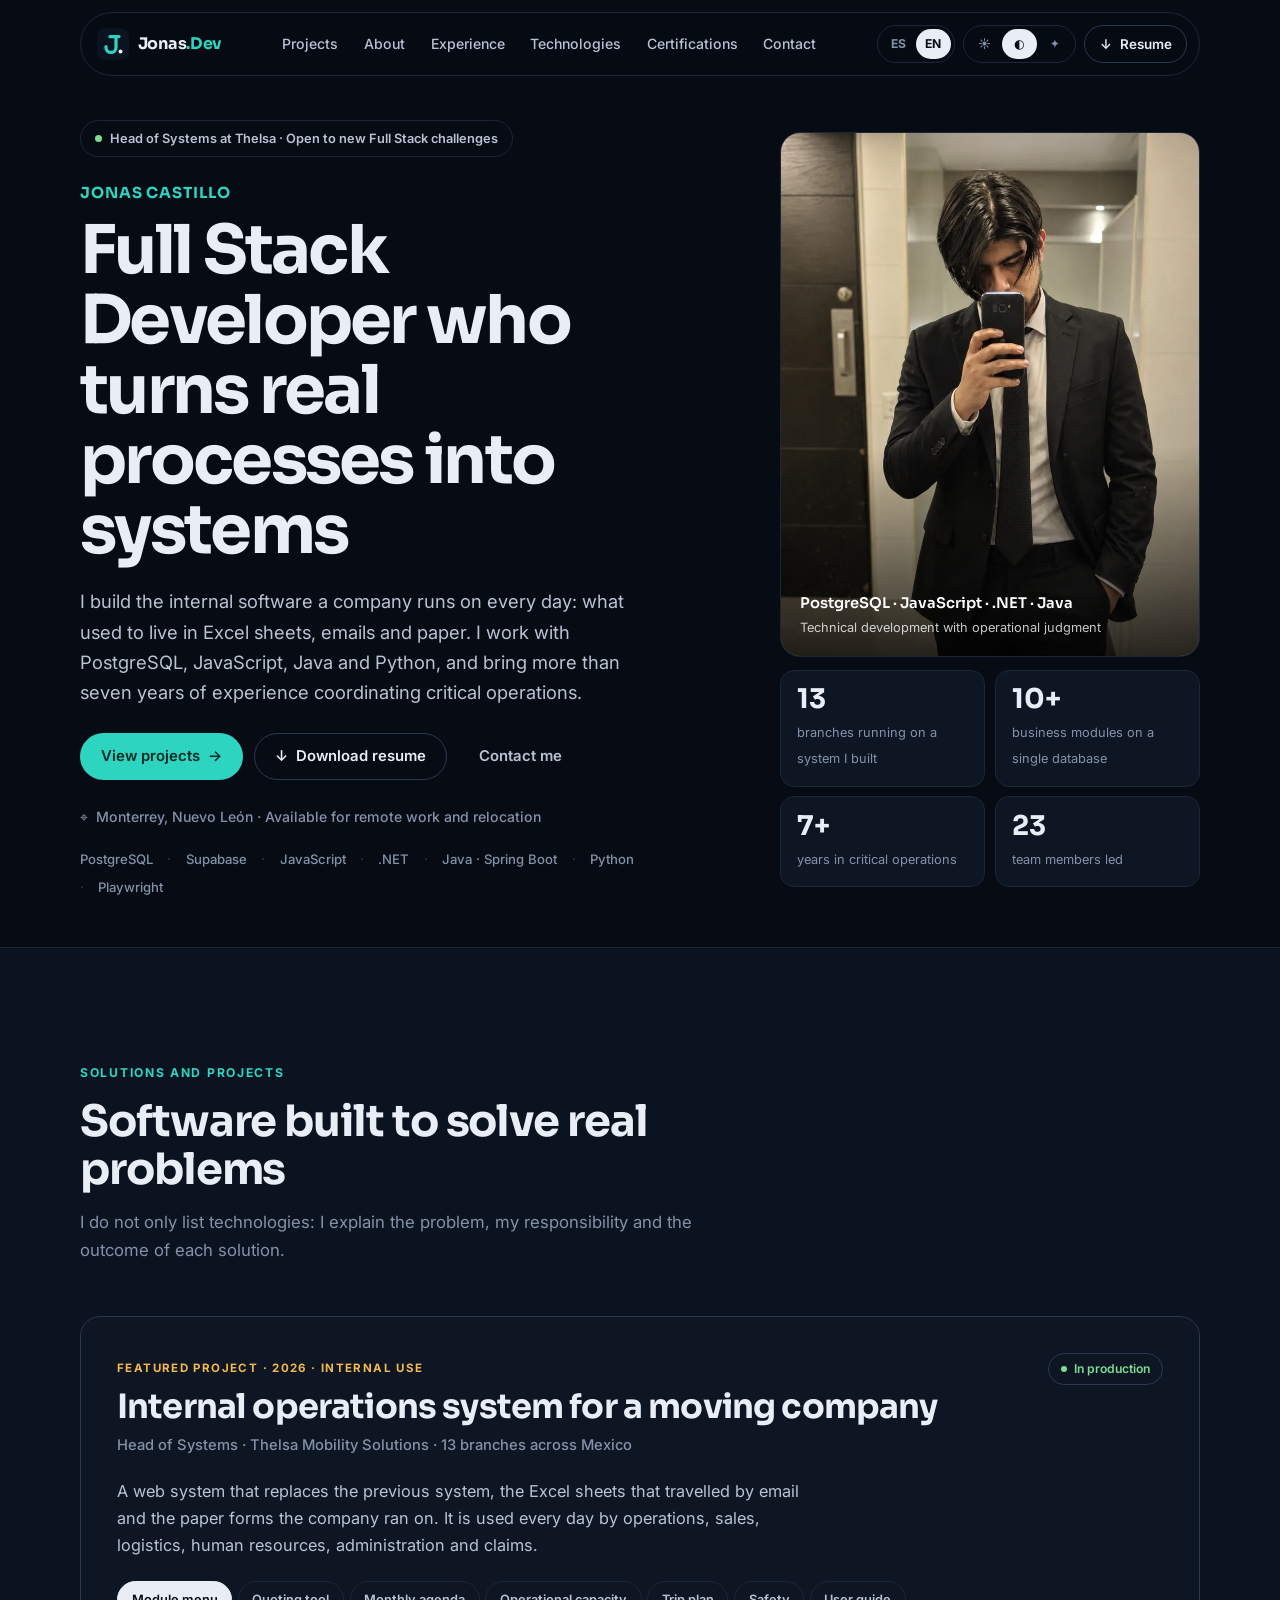
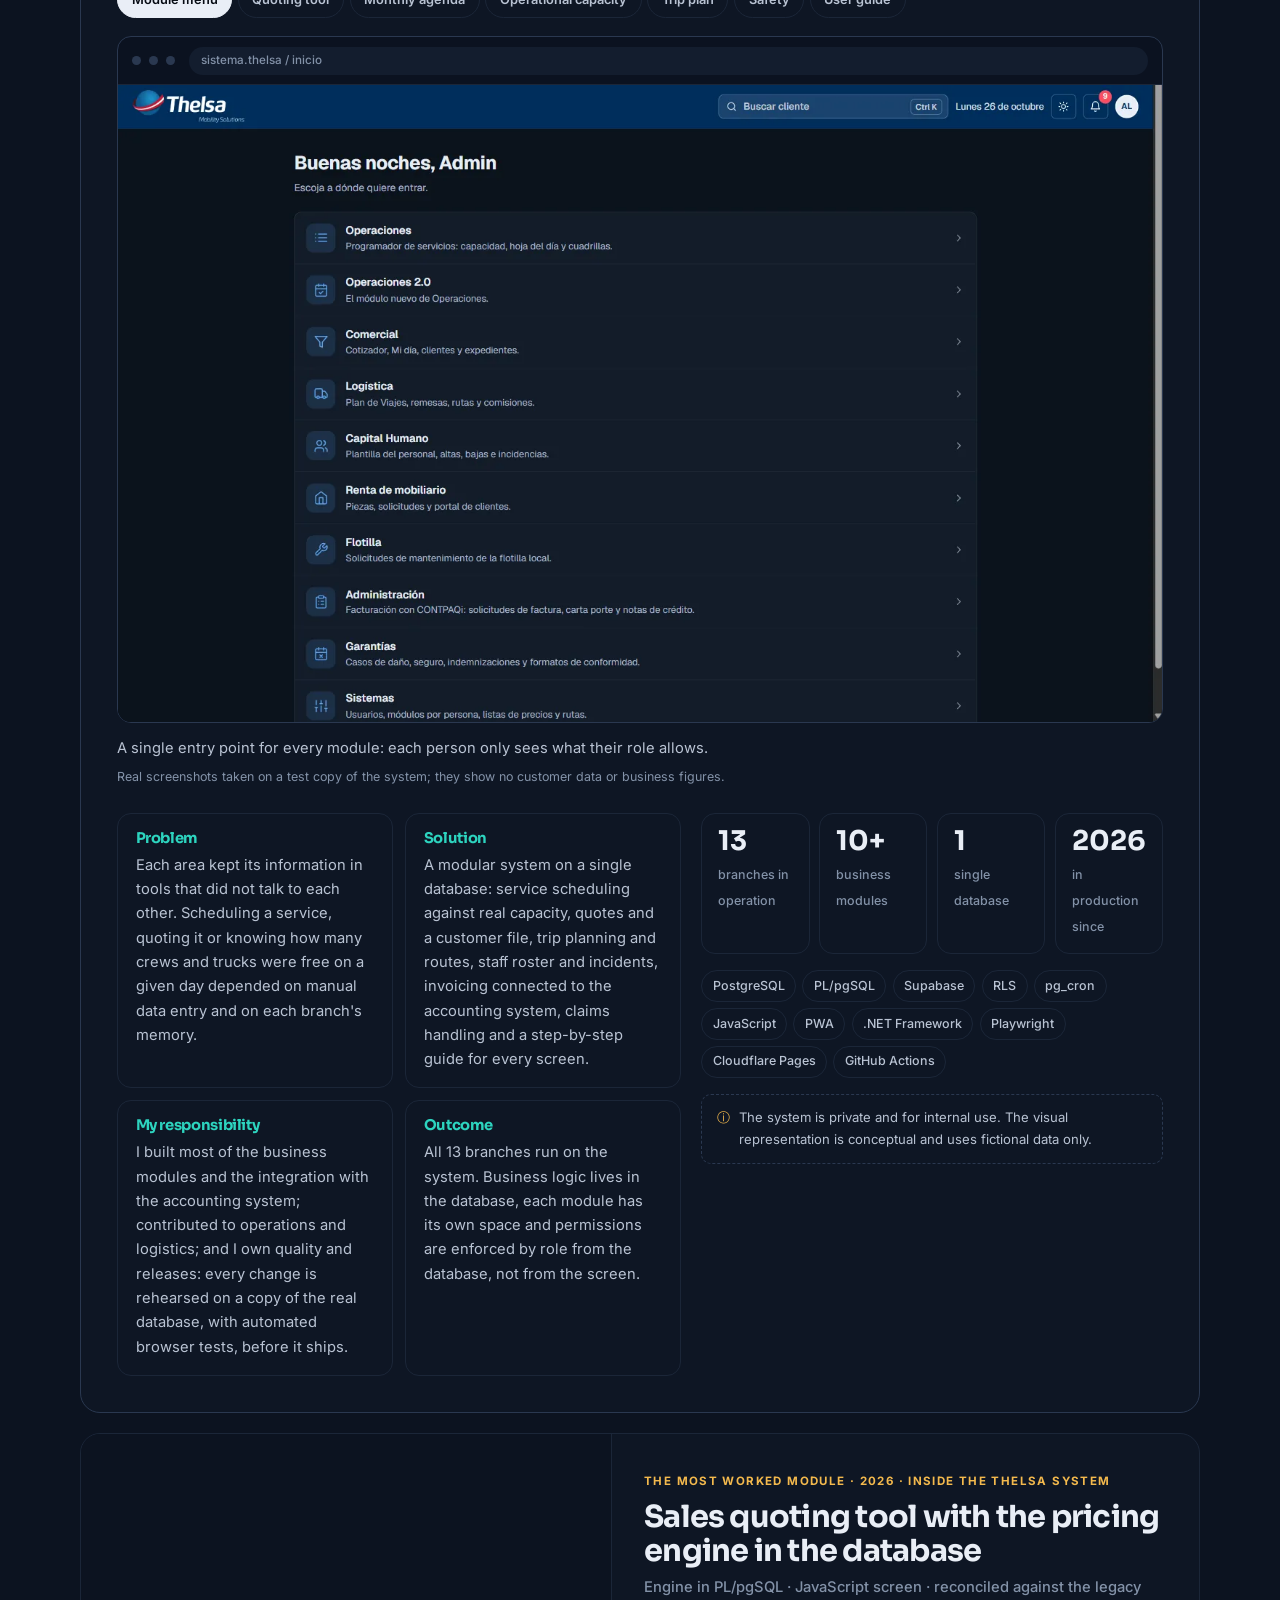
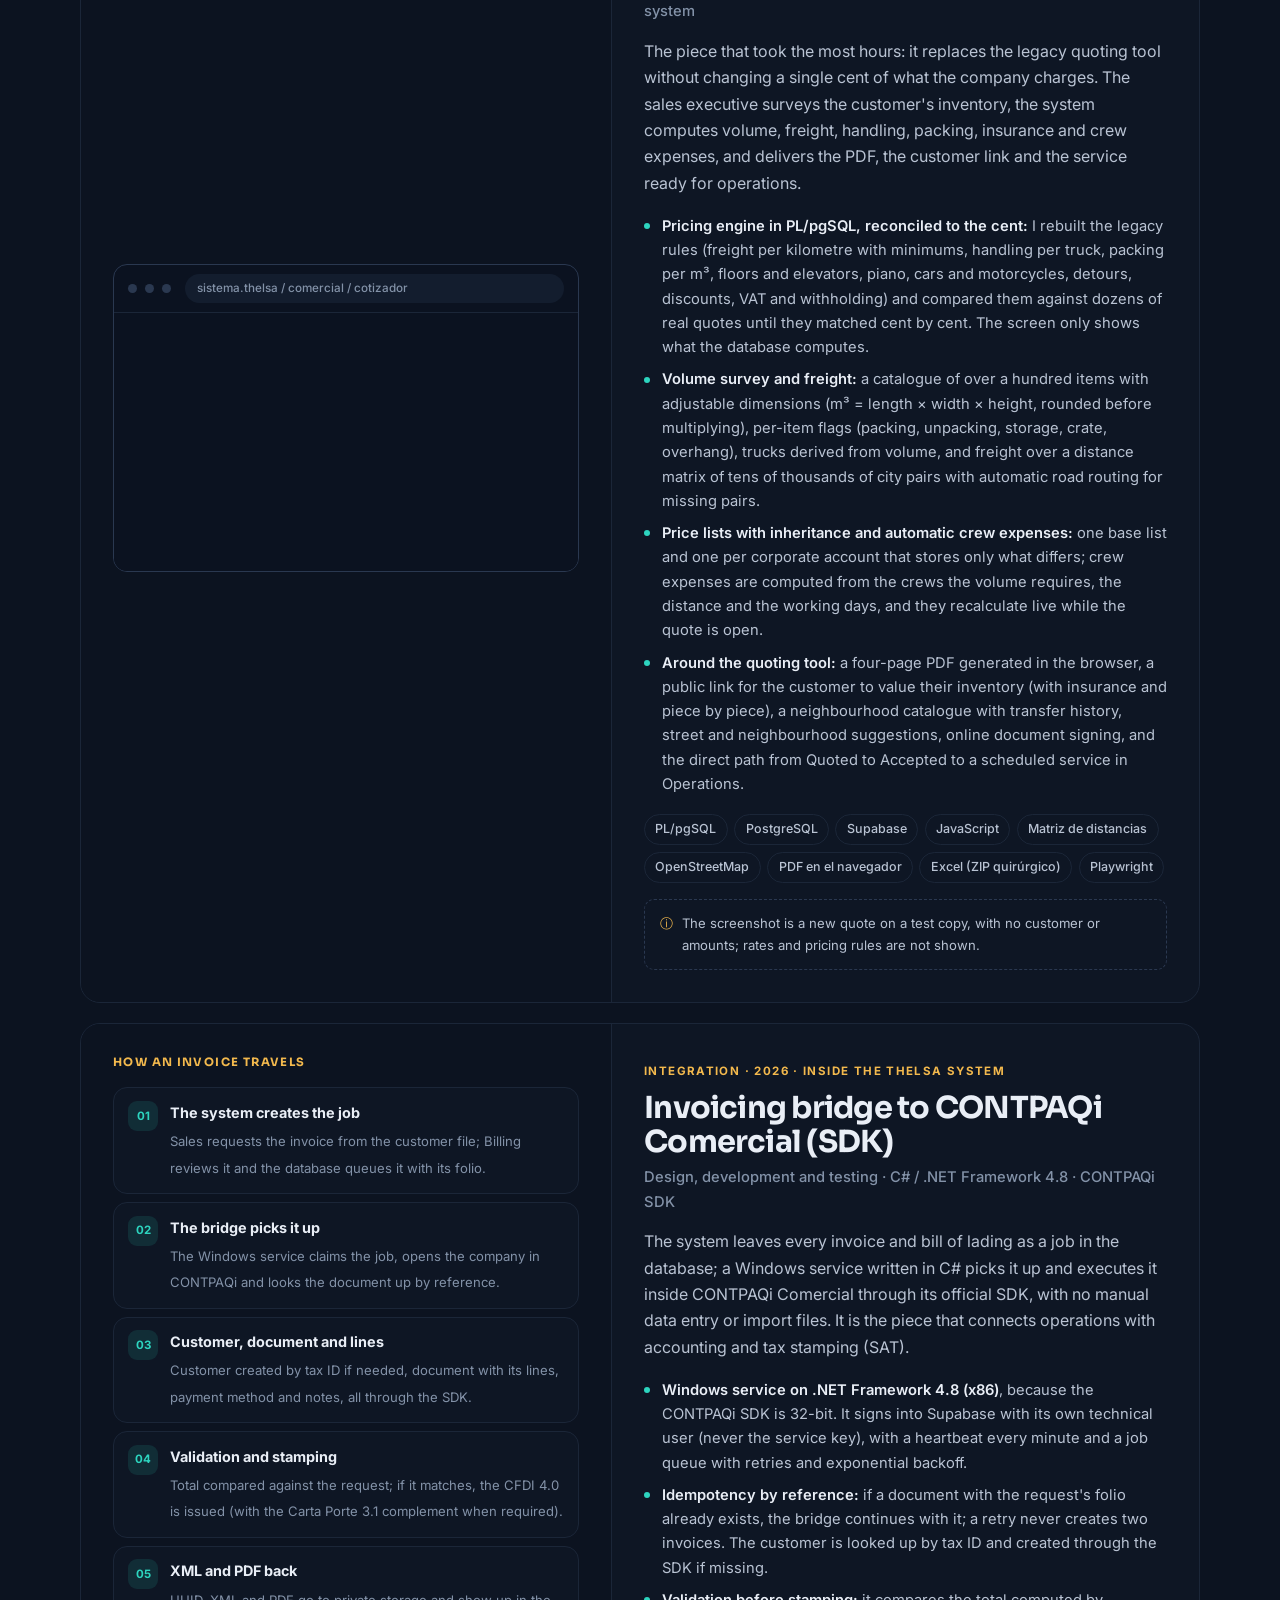
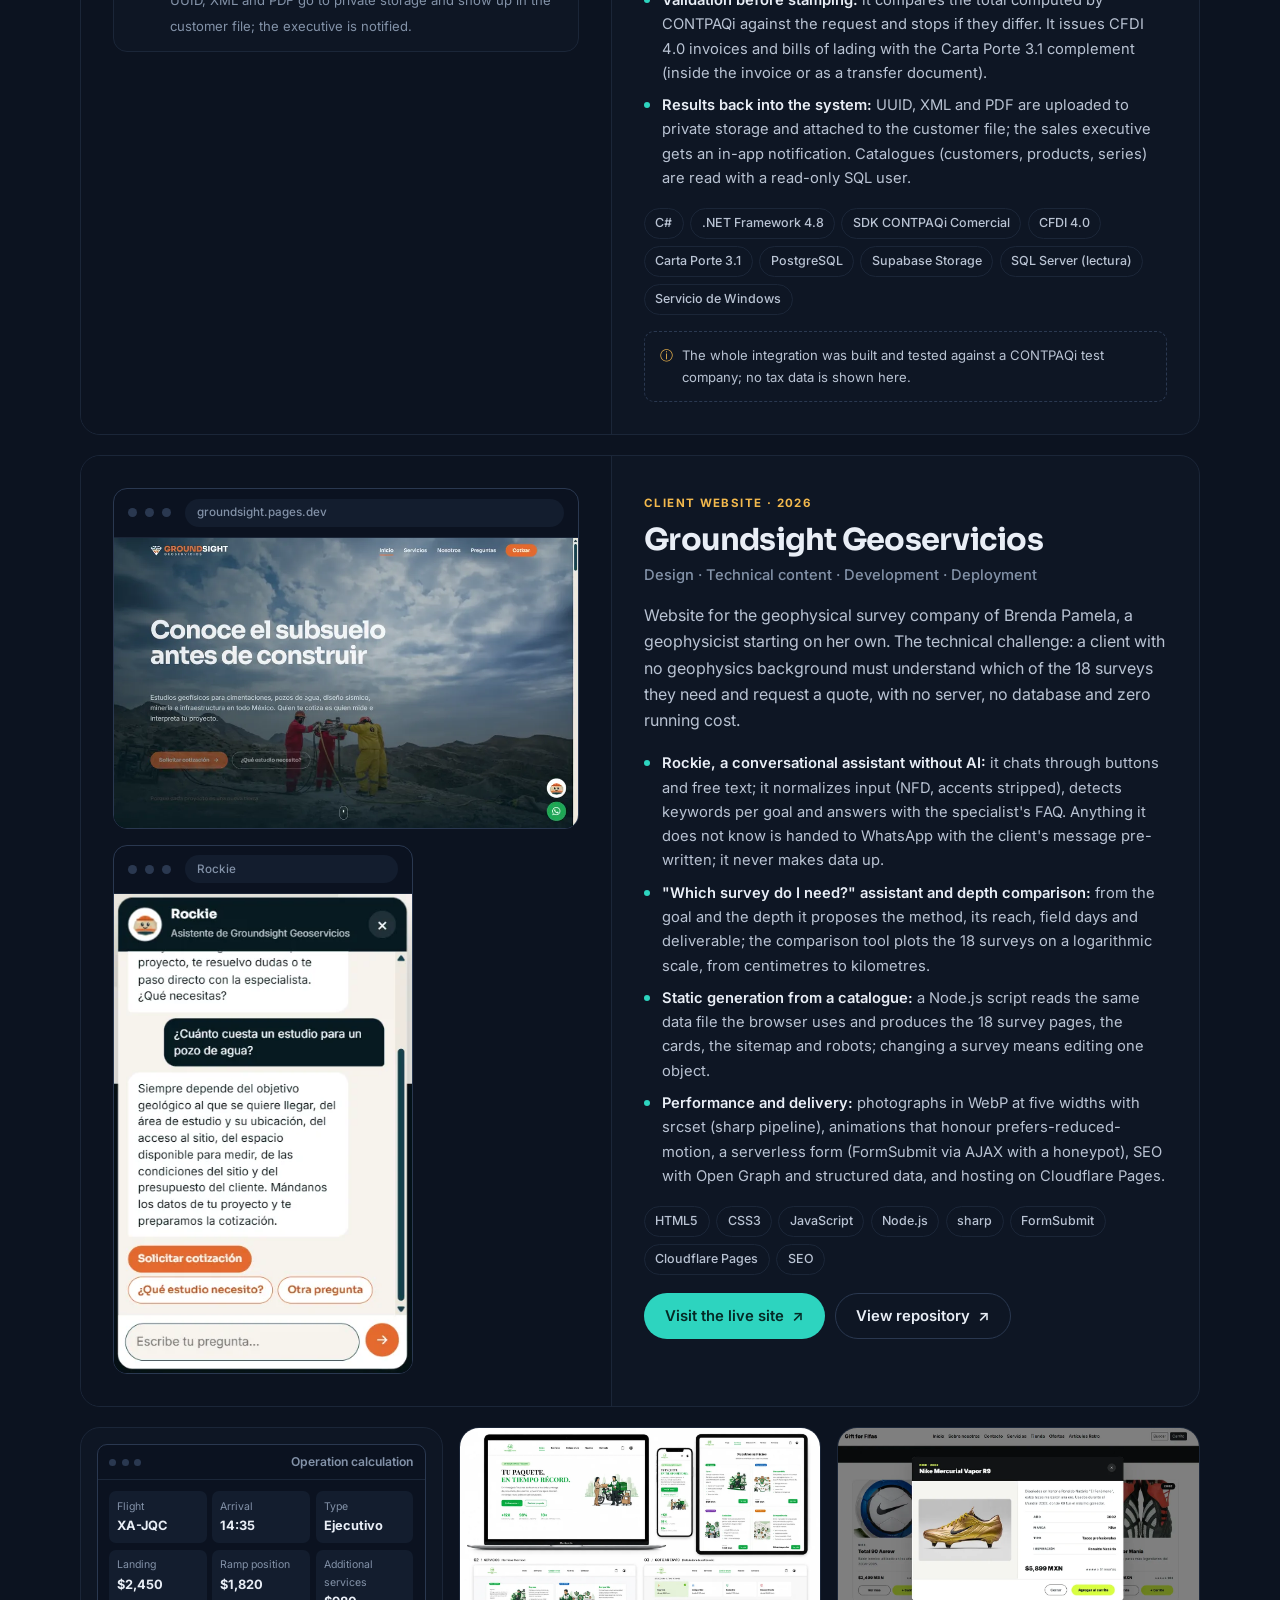
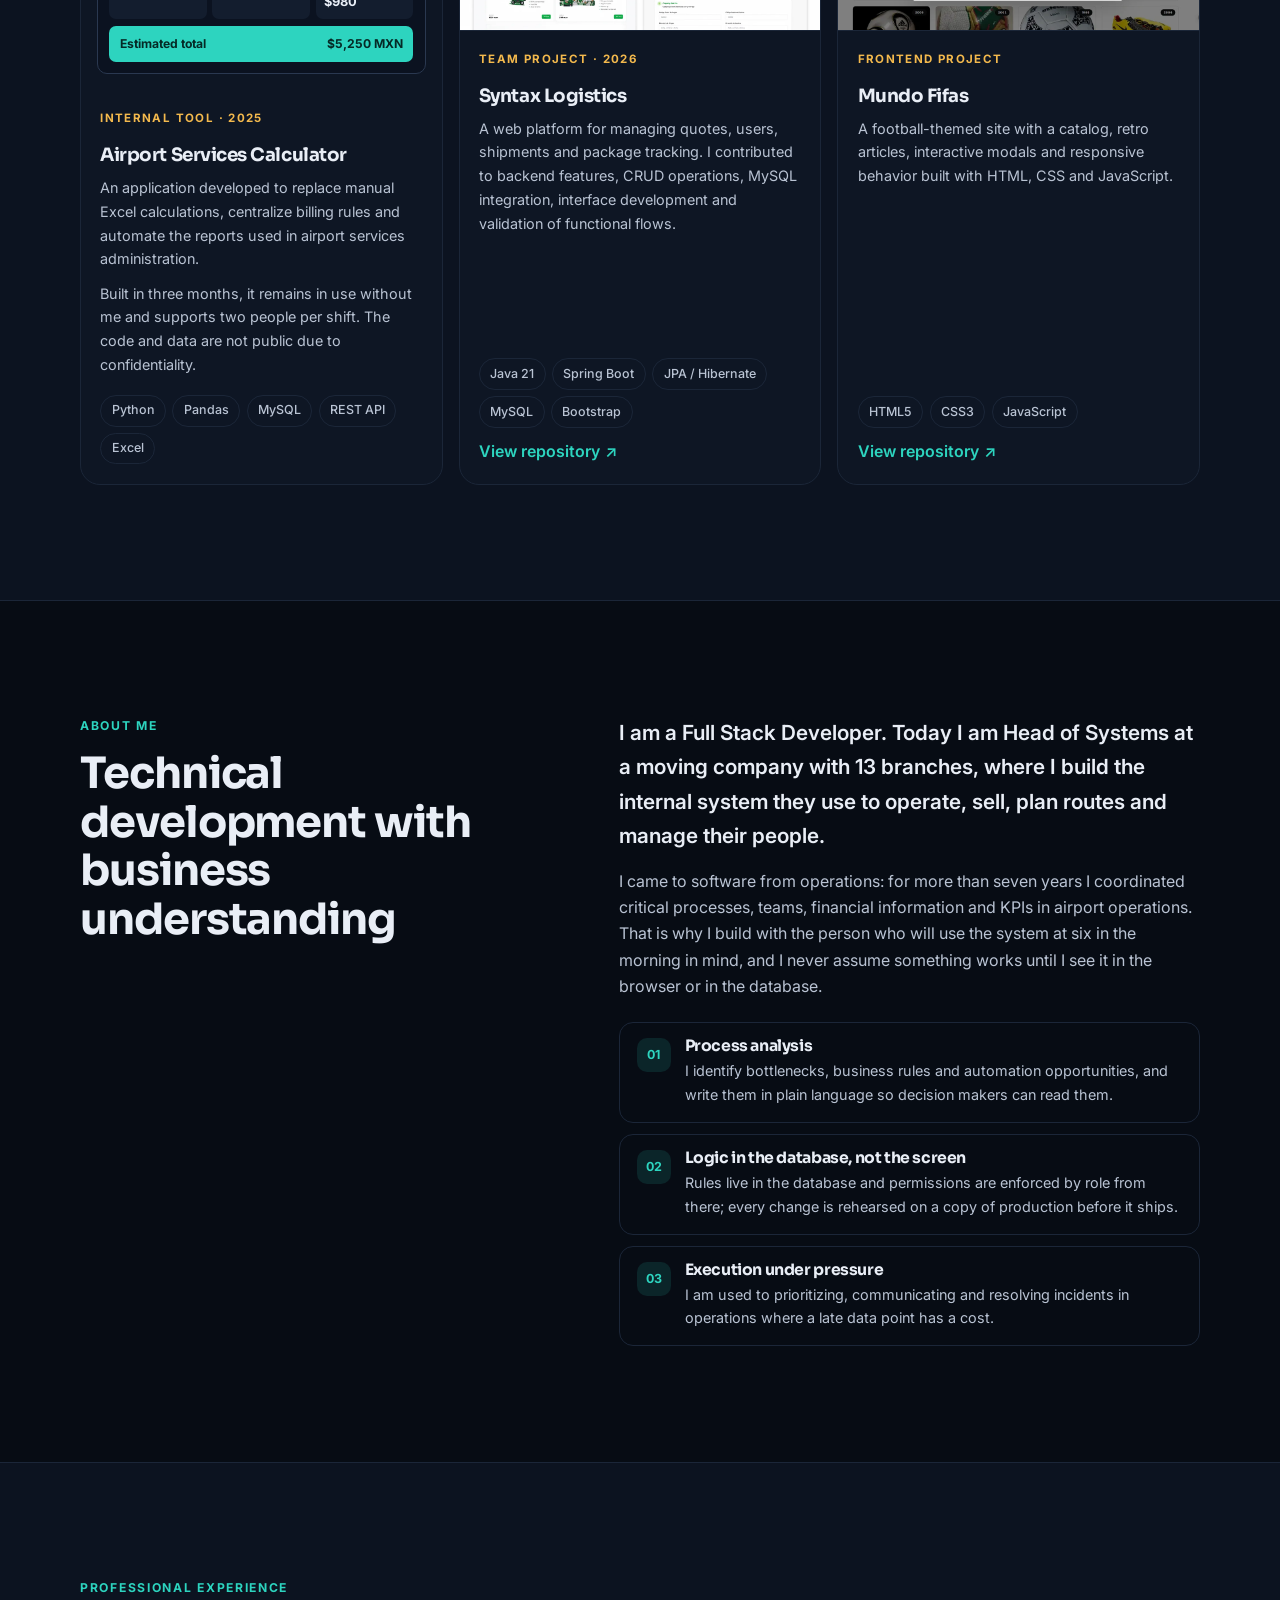
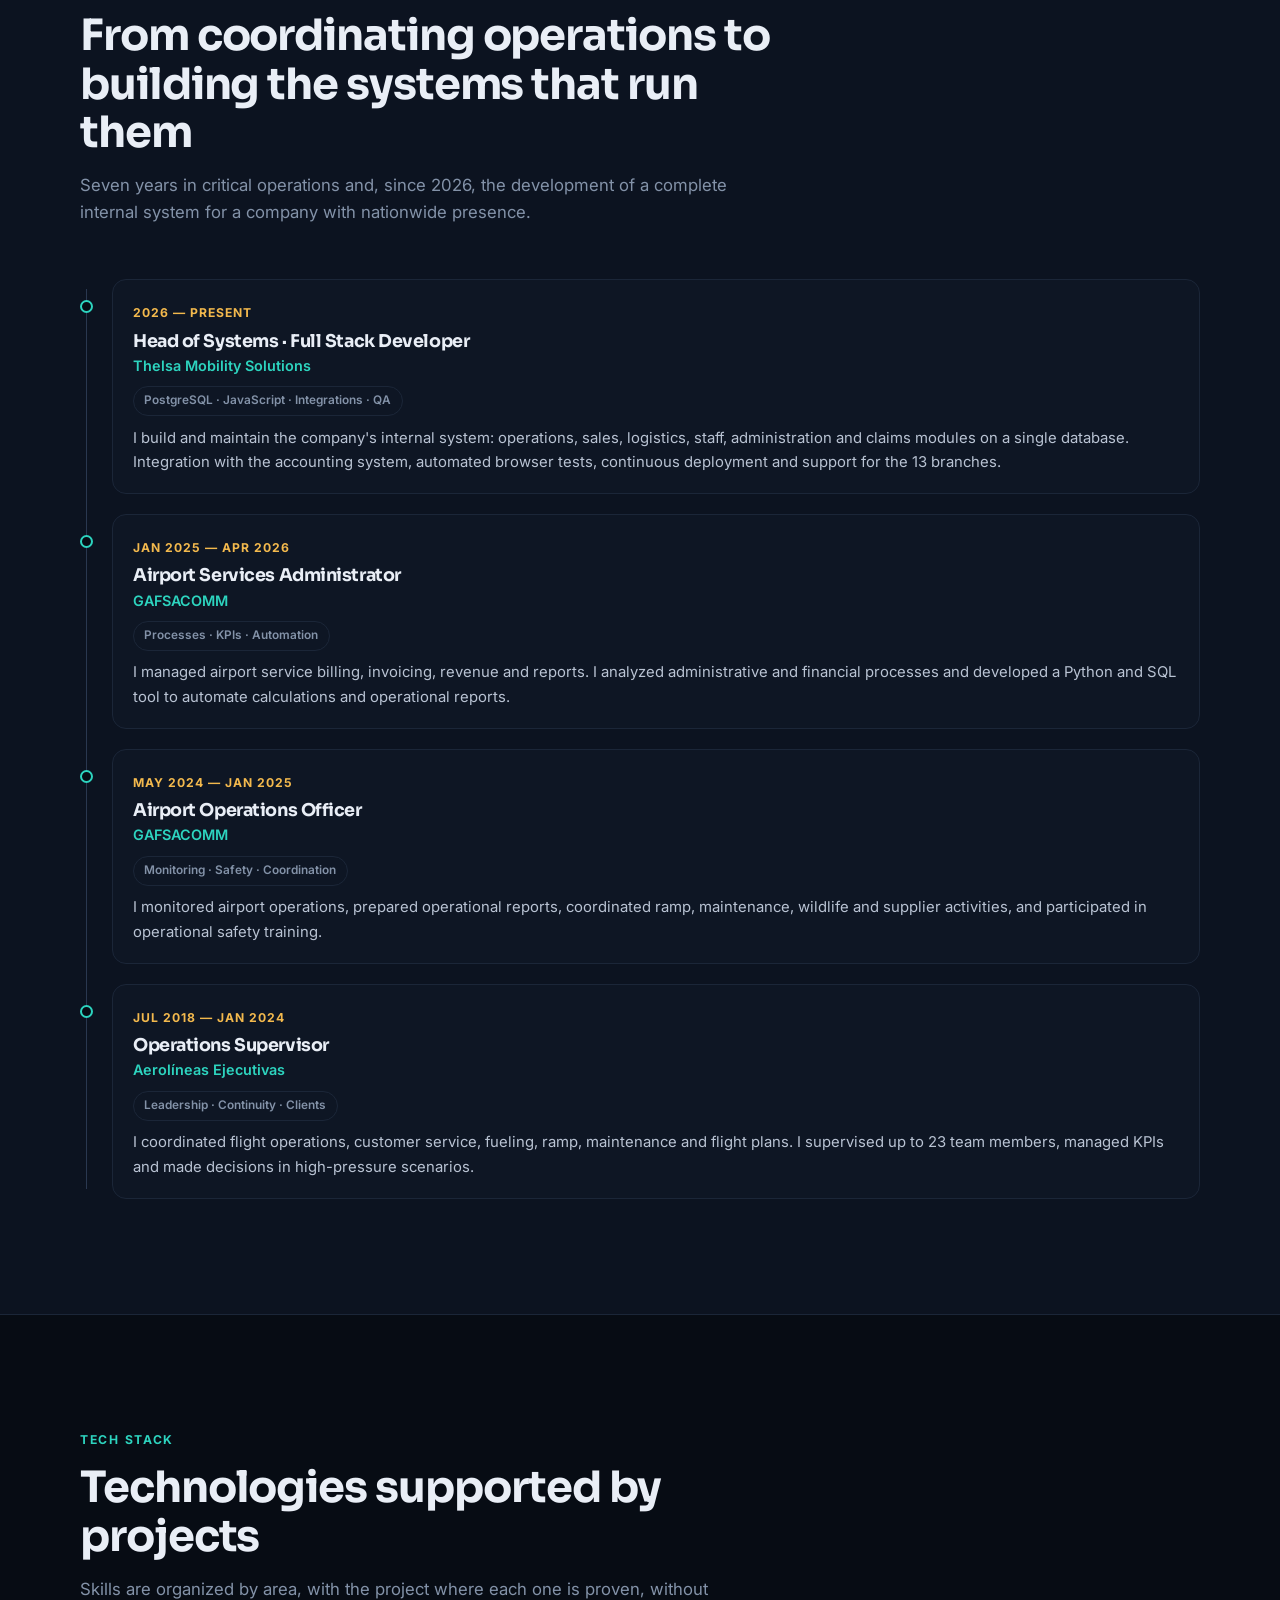
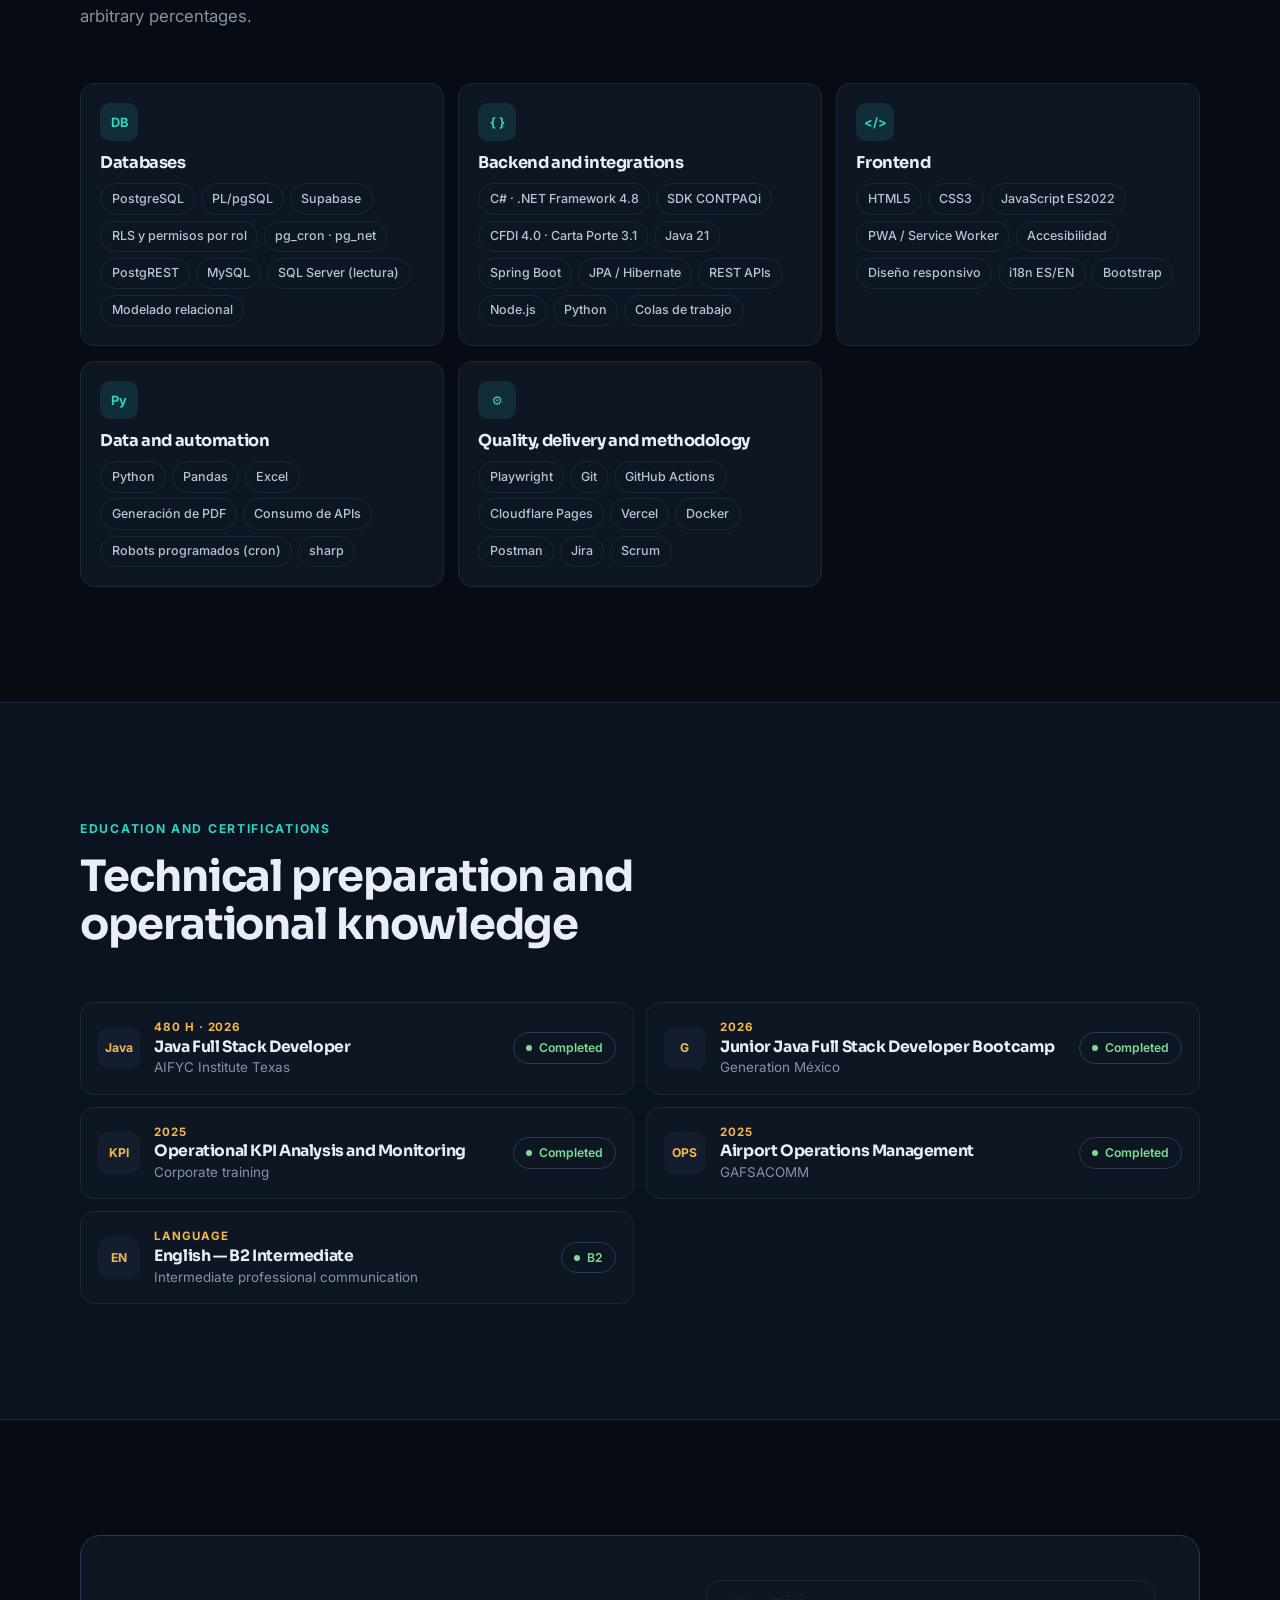
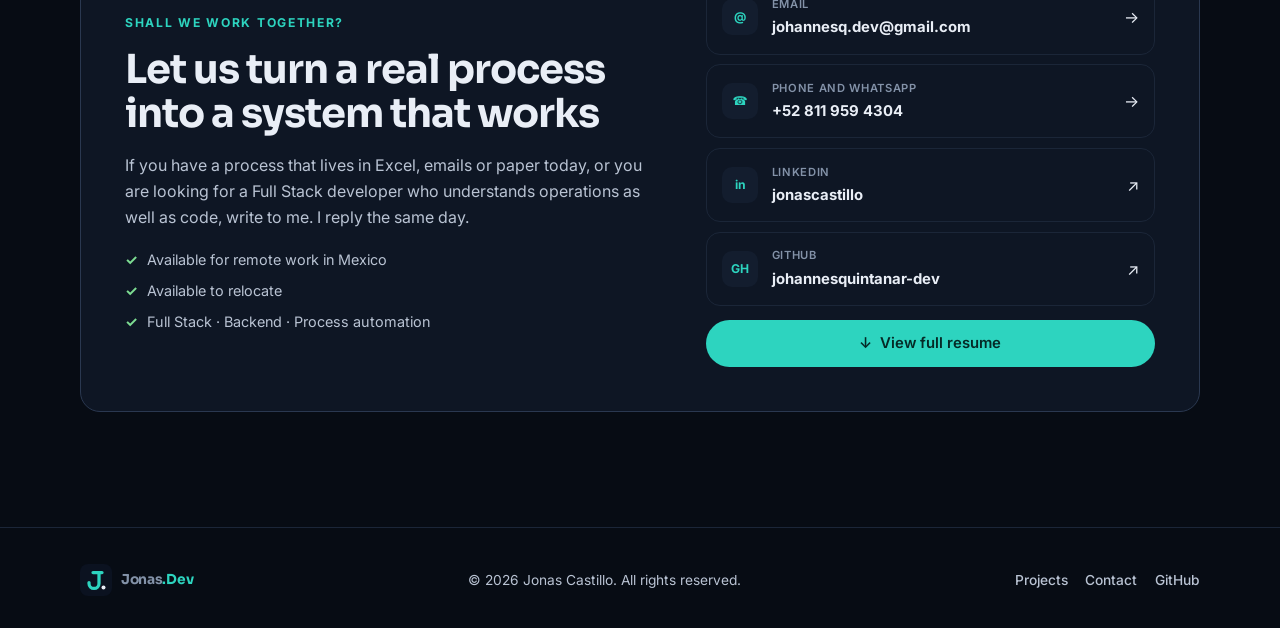
<file: index.html>
<!doctype html>
<html lang="es" data-theme="dark">
  <head>
    <meta charset="UTF-8" />
    <meta name="viewport" content="width=device-width, initial-scale=1.0" />
    <meta name="color-scheme" content="dark light" />
    <meta name="theme-color" content="#070c14" id="theme-color-meta" />

    <title>Jonas Castillo | Full Stack Developer</title>
    <meta
      name="description"
      content="Full Stack Developer en Monterrey. Sistemas internos sobre PostgreSQL y Supabase, integraciones con SDK (.NET y CONTPAQi), JavaScript sin framework, Java y Python. Responsable de Sistemas en una empresa con 13 sucursales."
      id="meta-description"
    />
    <meta name="author" content="Jonas Johannes Castillo Quintanar" />
    <meta name="robots" content="index, follow" />
    <link rel="canonical" href="https://portafolio-topaz-five.vercel.app/" />

    <meta property="og:type" content="website" />
    <meta property="og:url" content="https://portafolio-topaz-five.vercel.app/" />
    <meta property="og:title" content="Jonas Castillo | Full Stack Developer" id="og-title" />
    <meta property="og:description" content="Sistemas internos que una empresa usa todos los días: PostgreSQL, Supabase, JavaScript, .NET y Java." id="og-description" />
    <meta property="og:image" content="https://portafolio-topaz-five.vercel.app/assets/images/og-jonas-castillo.png" />
    <meta property="og:image:width" content="1200" />
    <meta property="og:image:height" content="630" />
    <meta property="og:locale" content="es_MX" id="og-locale" />
    <meta name="twitter:card" content="summary_large_image" />
    <meta name="twitter:title" content="Jonas Castillo | Full Stack Developer" id="twitter-title" />
    <meta name="twitter:description" content="Sistemas internos que una empresa usa todos los días: PostgreSQL, Supabase, JavaScript, .NET y Java." id="twitter-description" />
    <meta name="twitter:image" content="https://portafolio-topaz-five.vercel.app/assets/images/og-jonas-castillo.png" />

    <link rel="icon" type="image/svg+xml" href="assets/favicon/favicon.svg" />
    <link rel="icon" type="image/png" sizes="32x32" href="assets/favicon/favicon-32.png" />
    <link rel="apple-touch-icon" sizes="180x180" href="assets/favicon/favicon-180.png" />
    <link rel="icon" type="image/png" sizes="512x512" href="assets/favicon/icon-512.png" />

    <link rel="preconnect" href="https://fonts.googleapis.com" />
    <link rel="preconnect" href="https://fonts.gstatic.com" crossorigin />
    <link href="https://fonts.googleapis.com/css2?family=Inter:wght@400;500;600;700&family=Sora:wght@600;700&display=swap" rel="stylesheet" />
    <link rel="preload" as="image" href="assets/images/retrato-800.webp" fetchpriority="high" />
    <link rel="stylesheet" href="css/portafolio.css?v=20261027c" />

    <script type="application/ld+json">
      {
        "@context": "https://schema.org",
        "@type": "Person",
        "name": "Jonas Johannes Castillo Quintanar",
        "alternateName": "Jonas Castillo",
        "url": "https://portafolio-topaz-five.vercel.app/",
        "image": "https://portafolio-topaz-five.vercel.app/assets/images/og-jonas-castillo.png",
        "jobTitle": "Full Stack Developer",
        "worksFor": { "@type": "Organization", "name": "Thelsa Mobility Solutions" },
        "email": "mailto:johannesq.dev@gmail.com",
        "telephone": "+52 8119594304",
        "address": { "@type": "PostalAddress", "addressLocality": "Monterrey", "addressRegion": "Nuevo León", "addressCountry": "MX" },
        "sameAs": ["https://github.com/johannesquintanar-dev", "https://www.linkedin.com/in/jonascastillo/"],
        "knowsAbout": ["PostgreSQL", "PL/pgSQL", "Supabase", "JavaScript", ".NET Framework", "C#", "Java 21", "Spring Boot", "Python", "Playwright"]
      }
    </script>
  </head>

  <body>
    <a class="skip-link" href="#main-content" data-i18n="a11y.skip">Saltar al contenido principal</a>
    <div class="scroll-progress" id="scroll-progress" aria-hidden="true"></div>

    <header class="site-header" id="site-header">
      <nav class="navbar container" aria-label="Navegación principal" data-i18n-aria="a11y.mainNav">
        <a class="brand" href="#home" aria-label="Jonas Castillo, inicio">
          <svg class="brand-mark" viewBox="0 0 64 64" width="32" height="32" aria-hidden="true"><rect width="64" height="64" rx="16" fill="var(--frame)"/><path d="M26 17h18M38 17v22a10 10 0 0 1-20 0v-2" fill="none" stroke="var(--accent)" stroke-width="6.5" stroke-linecap="round" stroke-linejoin="round"/><circle cx="47" cy="47" r="4" fill="var(--text)"/></svg>
          <span>Jonas<span class="brand-accent">.Dev</span></span>
        </a>

        <div class="desktop-navigation" id="desktop-navigation">
          <a href="#projects" data-i18n="nav.projects">Proyectos</a>
          <a href="#about" data-i18n="nav.about">Sobre mí</a>
          <a href="#experience" data-i18n="nav.experience">Experiencia</a>
          <a href="#skills" data-i18n="nav.skills">Tecnologías</a>
          <a href="#certifications" data-i18n="nav.certifications">Certificaciones</a>
          <a href="#contact" data-i18n="nav.contact">Contacto</a>
        </div>

        <div class="desktop-actions">
          <div class="language-control" role="group" aria-label="Idioma" data-i18n-aria="a11y.language">
            <button class="language-button" type="button" data-lang="es" aria-pressed="true">ES</button>
            <button class="language-button" type="button" data-lang="en" aria-pressed="false">EN</button>
          </div>
          <div class="theme-control" role="group" aria-label="Tema visual" data-i18n-aria="a11y.theme">
            <button class="theme-button" type="button" data-theme-value="light" aria-label="Tema claro" data-i18n-aria="theme.light" title="Tema claro"><span aria-hidden="true">☀</span></button>
            <button class="theme-button" type="button" data-theme-value="dark" aria-label="Tema oscuro" data-i18n-aria="theme.dark" title="Tema oscuro"><span aria-hidden="true">◐</span></button>
            <button class="theme-button" type="button" data-theme-value="colorful" aria-label="Tema colorido" data-i18n-aria="theme.colorful" title="Tema colorido"><span aria-hidden="true">✦</span></button>
          </div>
          <button class="button button-small button-outline cv-trigger" type="button">
            <span aria-hidden="true">↓</span>
            <span data-i18n="nav.cv">CV</span>
          </button>
        </div>

        <button class="menu-button" id="menu-button" type="button" aria-expanded="false" aria-controls="mobile-menu" aria-label="Abrir menú" data-i18n-aria="a11y.openMenu">
          <span></span><span></span><span></span>
        </button>
      </nav>

      <div class="mobile-menu-backdrop" id="mobile-menu-backdrop" hidden></div>
      <div class="mobile-menu" id="mobile-menu" aria-hidden="true">
        <div class="mobile-menu-inner">
          <a href="#projects" data-i18n="nav.projects">Proyectos</a>
          <a href="#about" data-i18n="nav.about">Sobre mí</a>
          <a href="#experience" data-i18n="nav.experience">Experiencia</a>
          <a href="#skills" data-i18n="nav.skills">Tecnologías</a>
          <a href="#certifications" data-i18n="nav.certifications">Certificaciones</a>
          <a href="#contact" data-i18n="nav.contact">Contacto</a>
          <div class="mobile-controls">
            <div class="mobile-control-row">
              <span data-i18n="controls.language">Idioma</span>
              <div class="language-control" role="group" aria-label="Idioma" data-i18n-aria="a11y.language">
                <button class="language-button" type="button" data-lang="es" aria-pressed="true">ES</button>
                <button class="language-button" type="button" data-lang="en" aria-pressed="false">EN</button>
              </div>
            </div>
            <div class="mobile-control-row">
              <span data-i18n="controls.theme">Tema</span>
              <div class="theme-control" role="group" aria-label="Tema visual" data-i18n-aria="a11y.theme">
                <button class="theme-button" type="button" data-theme-value="light" aria-label="Tema claro" data-i18n-aria="theme.light"><span aria-hidden="true">☀</span></button>
                <button class="theme-button" type="button" data-theme-value="dark" aria-label="Tema oscuro" data-i18n-aria="theme.dark"><span aria-hidden="true">◐</span></button>
                <button class="theme-button" type="button" data-theme-value="colorful" aria-label="Tema colorido" data-i18n-aria="theme.colorful"><span aria-hidden="true">✦</span></button>
              </div>
            </div>
            <button class="button button-primary cv-trigger mobile-cv-button" type="button">
              <span aria-hidden="true">↓</span>
              <span data-i18n="mobile.cv">Ver currículum</span>
            </button>
          </div>
        </div>
      </div>
    </header>

    <main id="main-content">
      <!-- ===== Portada ===== -->
      <section class="hero section" id="home">
        <div class="container hero-grid">
          <div class="hero-content reveal">
            <div class="availability-badge">
              <span class="availability-dot" aria-hidden="true"></span>
              <span data-i18n="hero.available">Responsable de Sistemas en Thelsa · Abierto a nuevos retos Full Stack</span>
            </div>
            <p class="hero-name">Jonas Castillo</p>
            <h1><span data-i18n="hero.headline">Full Stack Developer que convierte procesos reales en sistemas</span></h1>
            <p class="hero-description" data-i18n="hero.description">
              Construyo el software interno con el que una empresa trabaja todos los días: lo que antes vivía en hojas de Excel, correos y papel. Trabajo con PostgreSQL, JavaScript, Java y Python, y traigo más de siete años de experiencia coordinando operaciones críticas.
            </p>
            <div class="hero-actions">
              <a class="button button-primary" href="#projects"><span data-i18n="hero.projectsButton">Ver proyectos</span><span aria-hidden="true">→</span></a>
              <button class="button button-outline cv-trigger" type="button"><span aria-hidden="true">↓</span><span data-i18n="hero.cvButton">Descargar CV</span></button>
              <a class="button button-ghost" href="#contact" data-i18n="hero.contactButton">Contactarme</a>
            </div>
            <div class="hero-location">
              <span aria-hidden="true">⌖</span>
              <span data-i18n="hero.location">Monterrey, Nuevo León · Disponible para trabajo remoto y reubicación</span>
            </div>
            <div class="hero-stack" aria-label="Tecnologías principales">
              <span>PostgreSQL</span><span>Supabase</span><span>JavaScript</span><span>.NET</span><span>Java · Spring Boot</span><span>Python</span><span>Playwright</span>
            </div>
          </div>

          <div class="hero-visual reveal reveal-delay-1">
            <div class="portrait-frame">
              <img
                src="assets/images/retrato-800.webp"
                srcset="assets/images/retrato-800.webp 800w, assets/images/retrato-1200.webp 1200w"
                sizes="(min-width: 1024px) 420px, 90vw"
                alt="Jonas Castillo con traje negro"
                data-i18n-alt="hero.photoAlt"
                width="800" height="1000" fetchpriority="high" decoding="async"
              />
              <div class="portrait-label">
                <span class="portrait-label-title">PostgreSQL · JavaScript · .NET · Java</span>
                <span data-i18n="hero.photoCaption">Desarrollo técnico con criterio operativo</span>
              </div>
            </div>
            <div class="metrics-grid" aria-label="Resultados profesionales" data-i18n-aria="hero.metricsLabel">
              <article class="metric-card"><strong>13</strong><span data-i18n="metrics.branches">sucursales operando sobre un sistema que construí</span></article>
              <article class="metric-card"><strong>10+</strong><span data-i18n="metrics.modules">módulos de negocio sobre una sola base de datos</span></article>
              <article class="metric-card"><strong>7+</strong><span data-i18n="metrics.operationsYears">años en operaciones críticas</span></article>
              <article class="metric-card"><strong>23</strong><span data-i18n="metrics.peopleLed">colaboradores liderados</span></article>
            </div>
          </div>
        </div>
      </section>

      <!-- ===== Proyectos ===== -->
      <section class="section section-surface" id="projects">
        <div class="container">
          <div class="section-heading reveal">
            <span class="eyebrow" data-i18n="projects.eyebrow">SOLUCIONES Y PROYECTOS</span>
            <h2 data-i18n="projects.title">Software creado para resolver problemas reales</h2>
            <p data-i18n="projects.intro">No presento solamente tecnologías: explico el problema, mi responsabilidad y el resultado de cada solución.</p>
          </div>

          <!-- Proyecto destacado: sistema interno de Thelsa. Capturas de una copia de prueba, sin datos de clientes. -->
          <article class="showcase reveal" aria-labelledby="thelsa-title" data-escaparate>
            <div class="showcase-header">
              <div>
                <span class="project-label" data-i18n="thelsa.label">PROYECTO DESTACADO · 2026 · USO INTERNO</span>
                <h3 id="thelsa-title" data-i18n="thelsa.title">Sistema interno de operaciones para una empresa de mudanzas</h3>
                <p class="project-role" data-i18n="thelsa.roleTitle">Responsable de Sistemas · Thelsa Mobility Solutions · 13 sucursales en México</p>
              </div>
              <span class="status-badge" data-i18n="thelsa.status">En producción</span>
            </div>

            <p class="showcase-summary" data-i18n="thelsa.summary">
              Sistema web que sustituye el sistema anterior, las hojas de Excel que viajaban por correo y los formatos en papel con los que operaba la empresa. Lo usan todos los días las áreas de operaciones, ventas, logística, personal, administración y atención de garantías.
            </p>

            <div class="showcase-tabs" role="tablist" aria-label="Pantallas del sistema">
              <button class="showcase-tab" role="tab" aria-selected="true" data-captura="menu" data-url="sistema.thelsa / inicio" data-i18n="thelsa.tab.menu">Menú de módulos</button>
              <button class="showcase-tab" role="tab" aria-selected="false" tabindex="-1" data-captura="cotizador" data-url="sistema.thelsa / comercial / cotizador" data-i18n="thelsa.tab.cotizador">Cotizador</button>
              <button class="showcase-tab" role="tab" aria-selected="false" tabindex="-1" data-captura="agenda" data-url="sistema.thelsa / operaciones / agenda" data-i18n="thelsa.tab.agenda">Agenda del mes</button>
              <button class="showcase-tab" role="tab" aria-selected="false" tabindex="-1" data-captura="capacidad" data-url="sistema.thelsa / comercial / capacidad" data-i18n="thelsa.tab.capacidad">Capacidad operativa</button>
              <button class="showcase-tab" role="tab" aria-selected="false" tabindex="-1" data-captura="plan-viajes" data-url="sistema.thelsa / logística / plan de viajes" data-i18n="thelsa.tab.plan-viajes">Plan de Viajes</button>
              <button class="showcase-tab" role="tab" aria-selected="false" tabindex="-1" data-captura="seguridad" data-url="sistema.thelsa / capital humano / seguridad" data-i18n="thelsa.tab.seguridad">Seguridad</button>
              <button class="showcase-tab" role="tab" aria-selected="false" tabindex="-1" data-captura="guia" data-url="sistema.thelsa / guía" data-i18n="thelsa.tab.guia">Guía del ejecutivo</button>
            </div>

            <div class="browser">
              <div class="browser-bar"><i></i><i></i><i></i><span class="browser-url">sistema.thelsa / inicio</span></div>
              <div class="browser-body">
                <img class="is-active" data-captura="menu" src="assets/images/thelsa/menu-900.webp" srcset="assets/images/thelsa/menu-900.webp 900w, assets/images/thelsa/menu-1440.webp 1440w" sizes="(min-width: 1024px) 1050px, 92vw" width="1440" height="876" alt="Menú de módulos del sistema interno de Thelsa" loading="lazy" decoding="async" />
                <img data-captura="cotizador" data-src="assets/images/thelsa/cotizador-900.webp" data-srcset="assets/images/thelsa/cotizador-900.webp 900w, assets/images/thelsa/cotizador-1440.webp 1440w" sizes="(min-width: 1024px) 1050px, 92vw" width="1440" height="800" alt="Cotizador: levantamiento de inventario con el catálogo de artículos" decoding="async" />
                <img data-captura="agenda" data-src="assets/images/thelsa/agenda-900.webp" data-srcset="assets/images/thelsa/agenda-900.webp 900w, assets/images/thelsa/agenda-1440.webp 1440w" sizes="(min-width: 1024px) 1050px, 92vw" width="1440" height="876" alt="Agenda del mes de Operaciones con la capacidad por día" decoding="async" />
                <img data-captura="capacidad" data-src="assets/images/thelsa/capacidad-900.webp" data-srcset="assets/images/thelsa/capacidad-900.webp 900w, assets/images/thelsa/capacidad-1440.webp 1440w" sizes="(min-width: 1024px) 1050px, 92vw" width="1440" height="680" alt="Cuadrícula de capacidad operativa por sucursal y día" decoding="async" />
                <img class="is-contain" data-captura="plan-viajes" data-src="assets/images/thelsa/plan-viajes-900.webp" width="783" height="630" alt="Mapa del Plan de Viajes con las rutas de la flota" decoding="async" />
                <img data-captura="seguridad" data-src="assets/images/thelsa/seguridad-900.webp" data-srcset="assets/images/thelsa/seguridad-900.webp 900w, assets/images/thelsa/seguridad-1440.webp 1440w" sizes="(min-width: 1024px) 1050px, 92vw" width="1440" height="876" alt="Formatos de seguridad por sucursal en Capital Humano" decoding="async" />
                <img data-captura="guia" data-src="assets/images/thelsa/guia-900.webp" data-srcset="assets/images/thelsa/guia-900.webp 900w, assets/images/thelsa/guia-1440.webp 1440w" sizes="(min-width: 1024px) 1050px, 92vw" width="1440" height="836" alt="Guía del ejecutivo comercial con los procesos paso a paso" decoding="async" />
              </div>
            </div>
            <p class="showcase-caption"><span data-i18n="thelsa.cap.menu">Un solo acceso para todos los módulos: cada persona entra únicamente a lo que le corresponde según su rol.</span></p>
            <p class="showcase-note" data-i18n="thelsa.capturesNote">Capturas reales tomadas en una copia de prueba del sistema; no muestran datos de clientes ni cifras del negocio.</p>

            <div class="showcase-grid">
              <div class="case-cards">
                <div class="case-card"><h4 data-i18n="case.problem">Problema</h4><p data-i18n="thelsa.problem">La información de cada área vivía en herramientas distintas que no se hablaban entre sí. Programar un servicio, cotizarlo o saber cuánta gente y cuántas unidades quedaban libres un día dependía de capturas manuales y de la memoria de cada plaza.</p></div>
                <div class="case-card"><h4 data-i18n="case.solution">Solución</h4><p data-i18n="thelsa.solution">Un sistema por módulos sobre una sola base de datos: programación de servicios contra la capacidad real, cotizaciones y expediente del cliente, plan de viajes y rutas, plantilla de personal e incidencias, facturación conectada al sistema contable, garantías y una guía de uso para cada pantalla.</p></div>
                <div class="case-card"><h4 data-i18n="case.role">Mi responsabilidad</h4><p data-i18n="thelsa.role">Construí la mayoría de los módulos de negocio y la integración con el sistema contable; participé en operaciones y logística; y llevo la calidad y la puesta en producción: cada cambio se ensaya en una copia de la base real, con pruebas automatizadas de navegador, antes de publicarse.</p></div>
                <div class="case-card"><h4 data-i18n="case.result">Resultado</h4><p data-i18n="thelsa.result">Las 13 sucursales operan sobre el sistema. La lógica de negocio vive en la base de datos, cada módulo tiene su propio espacio y los permisos se aplican por rol desde la base, no desde la pantalla.</p></div>
              </div>
              <div>
                <div class="stats-strip">
                  <div class="stat"><strong data-contar="13">13</strong><span data-i18n="stats.branches">sucursales en operación</span></div>
                  <div class="stat"><strong data-contar="10" data-sufijo="+">10+</strong><span data-i18n="stats.modules">módulos de negocio</span></div>
                  <div class="stat"><strong data-contar="1">1</strong><span data-i18n="stats.database">sola base de datos</span></div>
                  <div class="stat"><strong>2026</strong><span data-i18n="stats.year">en producción desde</span></div>
                </div>
                <div class="tech-list" style="margin-top: 1rem" aria-label="Tecnologías utilizadas" data-i18n-aria="case.technologies">
                  <span>PostgreSQL</span><span>PL/pgSQL</span><span>Supabase</span><span>RLS</span><span>pg_cron</span><span>JavaScript</span><span>PWA</span><span>.NET Framework</span><span>Playwright</span><span>Cloudflare Pages</span><span>GitHub Actions</span>
                </div>
                <div class="project-note" style="margin-top: 1rem">
                  <span aria-hidden="true">ⓘ</span>
                  <p data-i18n="thelsa.confidentiality">El sistema es privado y de uso interno. La representación visual es conceptual y utiliza únicamente datos ficticios.</p>
                </div>
              </div>
            </div>
          </article>

          <!-- Cotizador comercial: el módulo con más horas de trabajo -->
          <article class="case-study reveal" aria-labelledby="cotizador-title">
            <div class="case-media">
              <div class="browser">
                <div class="browser-bar"><i></i><i></i><i></i><span class="browser-url">sistema.thelsa / comercial / cotizador</span></div>
                <div class="browser-body" style="aspect-ratio: 1440 / 800">
                  <img src="assets/images/thelsa/cotizador-900.webp" srcset="assets/images/thelsa/cotizador-900.webp 900w, assets/images/thelsa/cotizador-1440.webp 1440w" sizes="(min-width: 1024px) 520px, 92vw" alt="Cotizador: levantamiento de inventario con el catálogo de artículos" width="1440" height="800" loading="lazy" decoding="async" />
                </div>
              </div>
            </div>
            <div class="case-content">
              <span class="project-label" data-i18n="cotizador.label">EL MÓDULO MÁS TRABAJADO · 2026 · DENTRO DEL SISTEMA DE THELSA</span>
              <h3 id="cotizador-title" data-i18n="cotizador.title">Cotizador comercial con motor de precios en la base de datos</h3>
              <p class="project-role" data-i18n="cotizador.roleTitle">Motor en PL/pgSQL · pantalla en JavaScript · homologado contra el sistema anterior</p>
              <p class="case-summary" data-i18n="cotizador.summary">La pieza que más horas llevó: sustituye al cotizador del sistema anterior sin cambiar ni un centavo de lo que la empresa cobra. El ejecutivo levanta el inventario del cliente, el sistema calcula volumen, flete, maniobras, empaques, seguro y viáticos, y entrega el PDF, la liga para el cliente y el servicio listo para operaciones.</p>
              <ul class="tech-bullets">
                <li data-i18n-html="cotizador.b1"><b>Motor de precios en PL/pgSQL, homologado al centavo:</b> reconstruí las reglas del sistema anterior (transporte por kilómetro con mínimos, maniobras por unidad, empaques por m³, pisos y elevadores, piano, vehículos y motos, desvíos, descuentos, IVA y retención) y las comparé contra decenas de folios reales hasta cuadrar centavo por centavo. La pantalla solo muestra lo que la base calcula.</li>
                <li data-i18n-html="cotizador.b2"><b>Volumetría y flete:</b> catálogo de más de cien artículos con medidas ajustables (m³ = largo × ancho × alto, redondeado antes de multiplicar), marcas por artículo (empaque, desempaque, almacenaje, huacal, volado), unidades calculadas por volumen, y flete sobre una matriz de distancias de decenas de miles de pares de ciudades con cálculo automático por carretera para los pares que faltan.</li>
                <li data-i18n-html="cotizador.b3"><b>Listas de precios con herencia y viáticos automáticos:</b> una lista base y una por empresa con convenio que solo guarda lo que difiere; los viáticos se calculan solos a partir de las cuadrillas que exige el volumen, la distancia y los días de trabajo, y se recalculan en vivo mientras la cotización sigue abierta.</li>
                <li data-i18n-html="cotizador.b4"><b>Alrededor del cotizador:</b> PDF de cuatro páginas generado en el navegador, liga pública para que el cliente valorice su inventario (con póliza y pieza por pieza), catálogo de colonias con historial de traspaleo, sugerencias de colonia y calle, firma de documentos en línea, y el paso directo de Cotizada a Aceptada y a servicio programado en Operaciones.</li>
              </ul>
              <div class="tech-list" aria-label="Tecnologías utilizadas" data-i18n-aria="case.technologies">
                <span>PL/pgSQL</span><span>PostgreSQL</span><span>Supabase</span><span>JavaScript</span><span>Matriz de distancias</span><span>OpenStreetMap</span><span>PDF en el navegador</span><span>Excel (ZIP quirúrgico)</span><span>Playwright</span>
              </div>
              <div class="project-note" style="margin-top: 1rem"><span aria-hidden="true">ⓘ</span><p data-i18n="cotizador.note">La captura es una cotización nueva en una copia de prueba, sin cliente ni importes; las tarifas y reglas de precio no se muestran.</p></div>
            </div>
          </article>

          <!-- Integración: puente con CONTPAQi (SDK) -->
          <article class="case-study case-study--flow reveal" aria-labelledby="puente-title">
            <div class="case-media">
              <h4 class="project-label" data-i18n="puente.flowTitle">Cómo viaja una factura</h4>
              <ol class="flow">
                <li class="flow-step"><i>01</i><div><strong data-i18n="puente.f1t">El sistema crea la tarea</strong><span data-i18n="puente.f1">Comercial pide la factura desde el expediente; Facturación la revisa y la base la encola con su folio.</span></div></li>
                <li class="flow-step"><i>02</i><div><strong data-i18n="puente.f2t">El puente la toma</strong><span data-i18n="puente.f2">El servicio de Windows reclama la tarea, carga la empresa en CONTPAQi y busca el documento por referencia.</span></div></li>
                <li class="flow-step"><i>03</i><div><strong data-i18n="puente.f3t">Cliente, documento y movimientos</strong><span data-i18n="puente.f3">Alta del cliente por RFC si hace falta, documento con sus renglones, forma de pago y observaciones por SDK.</span></div></li>
                <li class="flow-step"><i>04</i><div><strong data-i18n="puente.f4t">Validación y timbrado</strong><span data-i18n="puente.f4">Total comparado contra la solicitud; si cuadra, se emite el CFDI 4.0 (con complemento Carta Porte 3.1 cuando aplica).</span></div></li>
                <li class="flow-step"><i>05</i><div><strong data-i18n="puente.f5t">XML y PDF de regreso</strong><span data-i18n="puente.f5">El UUID, el XML y el PDF suben al almacenamiento privado y aparecen en el expediente; el ejecutivo recibe el aviso.</span></div></li>
              </ol>
            </div>
            <div class="case-content">
              <span class="project-label" data-i18n="puente.label">INTEGRACIÓN · 2026 · DENTRO DEL SISTEMA DE THELSA</span>
              <h3 id="puente-title" data-i18n="puente.title">Puente de facturación con CONTPAQi Comercial (SDK)</h3>
              <p class="project-role" data-i18n="puente.roleTitle">Diseño, desarrollo y pruebas · C# / .NET Framework 4.8 · SDK de CONTPAQi</p>
              <p class="case-summary" data-i18n="puente.summary">El sistema deja cada factura y cada carta porte como una tarea en la base de datos; un servicio de Windows escrito en C# la toma y la ejecuta dentro de CONTPAQi Comercial con su SDK oficial, sin capturas manuales ni archivos de importación. Es la pieza que conecta la operación con la contabilidad y el timbrado ante el SAT.</p>
              <ul class="tech-bullets">
                <li data-i18n-html="puente.b1"><b>Servicio de Windows en .NET Framework 4.8 (x86)</b>, porque el SDK de CONTPAQi es de 32 bits. Entra a Supabase con un usuario técnico propio (nunca la llave de servicio), con latido cada minuto y cola de tareas con reintentos y espera exponencial.</li>
                <li data-i18n-html="puente.b2"><b>Idempotencia por referencia:</b> si ya existe un documento con el folio de la solicitud, el puente continúa con ese; un reintento nunca crea dos facturas. El cliente se busca por RFC y, si no existe, se da de alta por SDK.</li>
                <li data-i18n-html="puente.b3"><b>Validación antes de timbrar:</b> compara el total calculado por CONTPAQi contra el de la solicitud y se detiene si no cuadra. Emite CFDI 4.0 y cartas porte con el complemento Carta Porte 3.1 (incluido dentro de la factura o como documento de traslado).</li>
                <li data-i18n-html="puente.b4"><b>Resultado de vuelta al sistema:</b> UUID, XML y PDF suben a un almacenamiento privado y quedan en el expediente del cliente; el ejecutivo recibe el aviso en el sistema. Los catálogos (clientes, productos, series) se leen con un usuario de SQL de solo lectura.</li>
              </ul>
              <div class="tech-list" aria-label="Tecnologías utilizadas" data-i18n-aria="case.technologies">
                <span>C#</span><span>.NET Framework 4.8</span><span>SDK CONTPAQi Comercial</span><span>CFDI 4.0</span><span>Carta Porte 3.1</span><span>PostgreSQL</span><span>Supabase Storage</span><span>SQL Server (lectura)</span><span>Servicio de Windows</span>
              </div>
              <div class="project-note" style="margin-top: 1rem"><span aria-hidden="true">ⓘ</span><p data-i18n="puente.note">Toda la integración se desarrolló y probó contra una empresa de prueba de CONTPAQi; aquí no se muestran datos fiscales.</p></div>
            </div>
          </article>

          <!-- Groundsight: sitio para un cliente (público) -->
          <article class="case-study reveal" aria-labelledby="groundsight-title">
            <div class="case-media">
              <div class="browser">
                <div class="browser-bar"><i></i><i></i><i></i><span class="browser-url">groundsight.pages.dev</span></div>
                <div class="browser-body">
                  <img src="assets/images/proyectos/gs-inicio-900.webp" srcset="assets/images/proyectos/gs-inicio-900.webp 900w, assets/images/proyectos/gs-inicio-1440.webp 1440w" sizes="(min-width: 1024px) 520px, 92vw" alt="Página de inicio del sitio de Groundsight Geoservicios" data-i18n-alt="groundsight.imageAlt" width="1440" height="900" loading="lazy" decoding="async" />
                </div>
              </div>
              <div class="browser" style="margin-top: 1rem; max-width: 300px">
                <div class="browser-bar"><i></i><i></i><i></i><span class="browser-url">Rockie</span></div>
                <div class="browser-body" style="aspect-ratio: 392 / 630">
                  <img src="assets/images/proyectos/gs-rockie.webp" alt="Rockie, el asistente conversacional del sitio, contestando una pregunta" data-i18n-alt="groundsight.imageAlt2" width="392" height="630" loading="lazy" decoding="async" />
                </div>
              </div>
            </div>
            <div class="case-content">
              <span class="project-label" data-i18n="groundsight.label">SITIO PARA UN CLIENTE · 2026</span>
              <h3 id="groundsight-title">Groundsight Geoservicios</h3>
              <p class="project-role" data-i18n="groundsight.roleTitle">Diseño · Contenido técnico · Desarrollo · Publicación</p>
              <p class="case-summary" data-i18n="groundsight.summary">Sitio para la empresa de estudios geofísicos de Brenda Pamela, una geofísica que empieza por su cuenta. El reto técnico: que un cliente sin formación geofísica entienda cuál de los 18 estudios necesita y pida cotización, sin servidor, sin base de datos y con costo cero de operación.</p>
              <ul class="tech-bullets">
                <li data-i18n-html="groundsight.b1"><b>Rockie, asistente conversacional sin IA:</b> conversa con botones y texto libre; normaliza el texto (NFD, sin acentos), detecta palabras clave por objetivo y responde con las preguntas frecuentes de la especialista. Lo que no sabe lo deriva a WhatsApp con el mensaje del cliente ya escrito; nunca inventa datos.</li>
                <li data-i18n-html="groundsight.b2"><b>Asistente "¿Qué estudio necesito?" y comparador de profundidades:</b> a partir del objetivo y la profundidad propone el método, su alcance, los días de campo y el entregable; el comparador dibuja los 18 estudios en escala logarítmica, de centímetros a kilómetros.</li>
                <li data-i18n-html="groundsight.b3"><b>Generación estática desde un catálogo:</b> un script en Node.js lee el mismo archivo de datos que usa el navegador y produce las 18 fichas, las tarjetas, el sitemap y el robots; cambiar un estudio es editar un objeto.</li>
                <li data-i18n-html="groundsight.b4"><b>Rendimiento y entrega:</b> fotografías en WebP en cinco anchos con srcset (pipeline con sharp), animaciones que respetan prefers-reduced-motion, formulario sin servidor (FormSubmit por AJAX con honeypot), SEO con Open Graph y datos estructurados, y publicación en Cloudflare Pages.</li>
              </ul>
              <div class="tech-list" aria-label="Tecnologías utilizadas" data-i18n-aria="case.technologies">
                <span>HTML5</span><span>CSS3</span><span>JavaScript</span><span>Node.js</span><span>sharp</span><span>FormSubmit</span><span>Cloudflare Pages</span><span>SEO</span>
              </div>
              <div class="project-actions">
                <a class="button button-primary" href="https://groundsight.pages.dev/" target="_blank" rel="noopener noreferrer"><span data-i18n="projects.visit">Ver sitio en línea</span><span aria-hidden="true">↗</span></a>
                <a class="button button-outline" href="https://github.com/johannesquintanar-dev/groundsight" target="_blank" rel="noopener noreferrer"><span data-i18n="projects.repository">Ver repositorio</span><span aria-hidden="true">↗</span></a>
              </div>
            </div>
          </article>

          <!-- Otros proyectos -->
          <div class="projects-grid">
            <article class="project-card reveal" aria-labelledby="calculator-title">
              <div class="demo-window" aria-label="Representación visual de la calculadora" data-i18n-aria="calculator.demoLabel">
                <div class="demo-toolbar"><i></i><i></i><i></i><strong data-i18n="calculator.demoTitle">Cálculo de operación</strong></div>
                <div class="demo-body">
                  <div class="demo-row">
                    <div><small data-i18n="calculator.demoFlight">Vuelo</small><strong>XA-JQC</strong></div>
                    <div><small data-i18n="calculator.demoArrival">Llegada</small><strong>14:35</strong></div>
                    <div><small data-i18n="calculator.demoType">Tipo</small><strong>Ejecutivo</strong></div>
                  </div>
                  <div class="demo-row">
                    <div><small data-i18n="calculator.demoService1">Aterrizaje</small><strong>$2,450</strong></div>
                    <div><small data-i18n="calculator.demoService2">Plataforma</small><strong>$1,820</strong></div>
                    <div><small data-i18n="calculator.demoService3">Servicios adicionales</small><strong>$980</strong></div>
                  </div>
                  <div class="demo-total"><span data-i18n="calculator.demoTotal">Total estimado</span><strong>$5,250 MXN</strong></div>
                </div>
              </div>
              <div class="project-card-body">
                <span class="project-label" data-i18n="calculator.label">HERRAMIENTA INTERNA · 2025</span>
                <h3 id="calculator-title" data-i18n="calculator.title">Calculadora de Servicios Aeroportuarios</h3>
                <p data-i18n="calculator.summary">Aplicación desarrollada para reemplazar cálculos manuales en Excel, centralizar reglas de cobro y automatizar los reportes de la administración de servicios aeroportuarios.</p>
                <p data-i18n="calculator.result">Construida en tres meses, continúa utilizándose sin mí y apoya el trabajo de dos personas por turno. El código y los datos no son públicos por confidencialidad.</p>
                <div class="tech-list"><span>Python</span><span>Pandas</span><span>MySQL</span><span>REST API</span><span>Excel</span></div>
              </div>
            </article>

            <article class="project-card reveal reveal-delay-1" aria-labelledby="syntax-title">
              <div class="project-card-media">
                <img src="assets/images/proyectos/syntax-logistics.webp" alt="Vista responsiva de la plataforma Syntax Logistics" data-i18n-alt="syntax.imageAlt" width="1280" height="853" loading="lazy" decoding="async" />
              </div>
              <div class="project-card-body">
                <span class="project-label" data-i18n="syntax.label">PROYECTO COLABORATIVO · 2026</span>
                <h3 id="syntax-title" data-i18n="syntax.title">Syntax Logistics</h3>
                <p data-i18n="syntax.summary">Plataforma web para administrar cotizaciones, usuarios, envíos y seguimiento de paquetes. Participé en funcionalidades backend, operaciones CRUD, integración con MySQL, construcción de interfaz y validación de flujos funcionales.</p>
                <div class="tech-list"><span>Java 21</span><span>Spring Boot</span><span>JPA / Hibernate</span><span>MySQL</span><span>Bootstrap</span></div>
                <a class="text-link" href="https://github.com/enriqueperezdevmx-coder/Equipo_Syntax_Error" target="_blank" rel="noopener noreferrer"><span data-i18n="projects.repository">Ver repositorio</span><span aria-hidden="true">↗</span></a>
              </div>
            </article>

            <article class="project-card reveal reveal-delay-2" aria-labelledby="mundo-title">
              <div class="project-card-media">
                <img src="assets/images/proyectos/mundo-fifas.webp" alt="Modal de producto del proyecto Mundo Fifas" data-i18n-alt="mundo.imageAlt" width="1280" height="618" loading="lazy" decoding="async" />
              </div>
              <div class="project-card-body">
                <span class="project-label" data-i18n="mundo.label">PROYECTO FRONTEND</span>
                <h3 id="mundo-title">Mundo Fifas</h3>
                <p data-i18n="mundo.summary">Sitio temático de fútbol con catálogo, artículos retro, modales interactivos y adaptación responsive desarrollada con HTML, CSS y JavaScript.</p>
                <div class="tech-list"><span>HTML5</span><span>CSS3</span><span>JavaScript</span></div>
                <a class="text-link" href="https://github.com/Rock2612/Mundo-Fifas" target="_blank" rel="noopener noreferrer"><span data-i18n="projects.repository">Ver repositorio</span><span aria-hidden="true">↗</span></a>
              </div>
            </article>
          </div>
        </div>
      </section>

      <!-- ===== Sobre mí ===== -->
      <section class="section" id="about">
        <div class="container about-grid">
          <div class="section-heading reveal">
            <span class="eyebrow" data-i18n="about.eyebrow">SOBRE MÍ</span>
            <h2 data-i18n="about.title">Desarrollo técnico con entendimiento del negocio</h2>
          </div>
          <div class="about-content reveal reveal-delay-1">
            <p class="about-lead" data-i18n="about.lead">Soy desarrollador Full Stack. Hoy soy responsable de Sistemas en una empresa de mudanzas con 13 sucursales, donde construyo el sistema interno con el que operan, venden, planean rutas y administran a su gente.</p>
            <p data-i18n="about.body">Llegué al software desde la operación: durante más de siete años coordiné procesos críticos, equipos de trabajo, información financiera y KPIs en operaciones aeroportuarias. Por eso construyo pensando en la persona que usará el sistema a las seis de la mañana, y no doy por hecho que algo funciona hasta verlo en el navegador o en la base de datos.</p>
            <div class="value-list">
              <article class="value-item"><i aria-hidden="true">01</i><div><h3 data-i18n="about.value1Title">Análisis de procesos</h3><p data-i18n="about.value1Text">Identifico cuellos de botella, reglas de negocio y oportunidades de automatización, y las escribo en lenguaje llano para que quien decide pueda leerlas.</p></div></article>
              <article class="value-item"><i aria-hidden="true">02</i><div><h3 data-i18n="about.value2Title">Lógica en la base, no en la pantalla</h3><p data-i18n="about.value2Text">Las reglas viven en la base de datos y los permisos se aplican por rol desde ahí; cada cambio se ensaya en una copia de producción antes de publicarse.</p></div></article>
              <article class="value-item"><i aria-hidden="true">03</i><div><h3 data-i18n="about.value3Title">Ejecución bajo presión</h3><p data-i18n="about.value3Text">Estoy acostumbrado a priorizar, comunicar y resolver incidencias en operaciones donde un dato a destiempo cuesta.</p></div></article>
            </div>
          </div>
        </div>
      </section>

      <!-- ===== Experiencia ===== -->
      <section class="section section-surface" id="experience">
        <div class="container">
          <div class="section-heading reveal">
            <span class="eyebrow" data-i18n="experience.eyebrow">EXPERIENCIA PROFESIONAL</span>
            <h2 data-i18n="experience.title">De coordinar operaciones a construir los sistemas que las sostienen</h2>
            <p data-i18n="experience.intro">Siete años en operaciones críticas y, desde 2026, el desarrollo de un sistema interno completo para una empresa con presencia nacional.</p>
          </div>
          <div class="timeline">
            <article class="timeline-item reveal"><div class="timeline-card"><span class="timeline-date" data-i18n="experience.job0Date">2026 — Actualidad</span><h3 data-i18n="experience.job0Title">Responsable de Sistemas · Full Stack Developer</h3><p class="timeline-company">Thelsa Mobility Solutions</p><span class="timeline-focus" data-i18n="experience.job0Focus">PostgreSQL · JavaScript · Integraciones · QA</span><p data-i18n="experience.job0Text">Construyo y mantengo el sistema interno de la empresa: módulos de operaciones, comercial, logística, personal, administración y garantías sobre una sola base de datos. Integración con el sistema contable, pruebas automatizadas de navegador, publicación continua y soporte a las 13 sucursales.</p></div></article>
            <article class="timeline-item reveal"><div class="timeline-card"><span class="timeline-date" data-i18n="experience.job1Date">Ene 2025 — Abr 2026</span><h3 data-i18n="experience.job1Title">Administrador de Servicios Aeroportuarios</h3><p class="timeline-company">GAFSACOMM</p><span class="timeline-focus" data-i18n="experience.job1Focus">Procesos · KPIs · Automatización</span><p data-i18n="experience.job1Text">Administré cobros, facturación, ingresos y reportes de servicios aeroportuarios. Analicé procesos administrativos y financieros y desarrollé una herramienta en Python y SQL para automatizar cálculos y reportes operativos.</p></div></article>
            <article class="timeline-item reveal"><div class="timeline-card"><span class="timeline-date" data-i18n="experience.job2Date">May 2024 — Ene 2025</span><h3 data-i18n="experience.job2Title">Oficial de Operaciones</h3><p class="timeline-company">GAFSACOMM</p><span class="timeline-focus" data-i18n="experience.job2Focus">Monitoreo · Seguridad · Coordinación</span><p data-i18n="experience.job2Text">Monitoreé operaciones aeroportuarias, elaboré reportes operativos, coordiné áreas de plataforma, mantenimiento, fauna y proveedores, y participé en capacitaciones de seguridad operacional.</p></div></article>
            <article class="timeline-item reveal"><div class="timeline-card"><span class="timeline-date" data-i18n="experience.job3Date">Jul 2018 — Ene 2024</span><h3 data-i18n="experience.job3Title">Encargado de Operaciones</h3><p class="timeline-company">Aerolíneas Ejecutivas</p><span class="timeline-focus" data-i18n="experience.job3Focus">Liderazgo · Continuidad · Clientes</span><p data-i18n="experience.job3Text">Coordiné operaciones de vuelo, atención a clientes, combustible, rampa, mantenimiento y planes de vuelo. Supervisé hasta 23 colaboradores, gestioné KPIs y tomé decisiones en escenarios de alta presión.</p></div></article>
          </div>
        </div>
      </section>

      <!-- ===== Tecnologías ===== -->
      <section class="section" id="skills">
        <div class="container">
          <div class="section-heading reveal">
            <span class="eyebrow" data-i18n="skills.eyebrow">STACK TÉCNICO</span>
            <h2 data-i18n="skills.title">Tecnologías respaldadas por proyectos</h2>
            <p data-i18n="skills.intro">Las habilidades se presentan por área, con el proyecto donde están probadas, sin porcentajes arbitrarios.</p>
          </div>
          <div class="skills-grid">
            <article class="skill-category reveal"><div class="skill-icon" aria-hidden="true">DB</div><h3 data-i18n="skills.databases">Bases de datos</h3><div class="skill-chips"><span>PostgreSQL</span><span>PL/pgSQL</span><span>Supabase</span><span>RLS y permisos por rol</span><span>pg_cron · pg_net</span><span>PostgREST</span><span>MySQL</span><span>SQL Server (lectura)</span><span>Modelado relacional</span></div></article>
            <article class="skill-category reveal reveal-delay-1"><div class="skill-icon" aria-hidden="true">{ }</div><h3 data-i18n="skills.backend">Backend e integraciones</h3><div class="skill-chips"><span>C# · .NET Framework 4.8</span><span>SDK CONTPAQi</span><span>CFDI 4.0 · Carta Porte 3.1</span><span>Java 21</span><span>Spring Boot</span><span>JPA / Hibernate</span><span>REST APIs</span><span>Node.js</span><span>Python</span><span>Colas de trabajo</span></div></article>
            <article class="skill-category reveal reveal-delay-2"><div class="skill-icon" aria-hidden="true">&lt;/&gt;</div><h3>Frontend</h3><div class="skill-chips"><span>HTML5</span><span>CSS3</span><span>JavaScript ES2022</span><span>PWA / Service Worker</span><span>Accesibilidad</span><span>Diseño responsivo</span><span>i18n ES/EN</span><span>Bootstrap</span></div></article>
            <article class="skill-category reveal"><div class="skill-icon" aria-hidden="true">Py</div><h3 data-i18n="skills.automation">Datos y automatización</h3><div class="skill-chips"><span>Python</span><span>Pandas</span><span>Excel</span><span>Generación de PDF</span><span>Consumo de APIs</span><span>Robots programados (cron)</span><span>sharp</span></div></article>
            <article class="skill-category reveal reveal-delay-1"><div class="skill-icon" aria-hidden="true">⚙</div><h3 data-i18n="skills.tools">Calidad, entrega y metodología</h3><div class="skill-chips"><span>Playwright</span><span>Git</span><span>GitHub Actions</span><span>Cloudflare Pages</span><span>Vercel</span><span>Docker</span><span>Postman</span><span>Jira</span><span>Scrum</span></div></article>
          </div>
        </div>
      </section>

      <!-- ===== Certificaciones ===== -->
      <section class="section section-surface" id="certifications">
        <div class="container">
          <div class="section-heading reveal">
            <span class="eyebrow" data-i18n="certifications.eyebrow">FORMACIÓN Y CERTIFICACIONES</span>
            <h2 data-i18n="certifications.title">Preparación técnica y conocimiento operativo</h2>
          </div>
          <div class="certifications-grid">
            <article class="certification-card reveal"><div class="certification-mark" aria-hidden="true">Java</div><div><span class="certification-meta">480 h · 2026</span><h3>Java Full Stack Developer</h3><p>AIFYC Institute Texas</p></div><span class="status-badge" data-i18n="certifications.completed">Completado</span></article>
            <article class="certification-card reveal"><div class="certification-mark" aria-hidden="true">G</div><div><span class="certification-meta">2026</span><h3 data-i18n="certifications.generationTitle">Bootcamp Desarrollador Java Full Stack Jr.</h3><p>Generation México</p></div><span class="status-badge" data-i18n="certifications.completed">Completado</span></article>
            <article class="certification-card reveal"><div class="certification-mark" aria-hidden="true">KPI</div><div><span class="certification-meta">2025</span><h3 data-i18n="certifications.kpiTitle">Análisis y seguimiento de KPIs operativos</h3><p data-i18n="certifications.corporateTraining">Capacitación corporativa</p></div><span class="status-badge" data-i18n="certifications.completed">Completado</span></article>
            <article class="certification-card reveal"><div class="certification-mark" aria-hidden="true">OPS</div><div><span class="certification-meta">2025</span><h3 data-i18n="certifications.operationsTitle">Gestión de Operaciones Aeroportuarias</h3><p>GAFSACOMM</p></div><span class="status-badge" data-i18n="certifications.completed">Completado</span></article>
            <article class="certification-card reveal"><div class="certification-mark" aria-hidden="true">EN</div><div><span class="certification-meta" data-i18n="certifications.language">Idioma</span><h3 data-i18n="certifications.englishTitle">Inglés — B2 Intermedio</h3><p data-i18n="certifications.englishText">Comunicación profesional intermedia</p></div><span class="status-badge">B2</span></article>
          </div>
        </div>
      </section>

      <!-- ===== Contacto ===== -->
      <section class="section" id="contact">
        <div class="container">
          <div class="contact-card reveal">
            <div class="contact-copy">
              <span class="eyebrow" data-i18n="contact.eyebrow">¿TRABAJAMOS JUNTOS?</span>
              <h2 data-i18n="contact.title">Llevemos un proceso real a un sistema que funcione</h2>
              <p data-i18n="contact.text">Si tienes un proceso que hoy vive en Excel, en correos o en papel, o buscas un desarrollador Full Stack que entienda la operación además del código, escríbeme. Contesto el mismo día.</p>
              <div class="availability-list">
                <span><i aria-hidden="true">✓</i><span data-i18n="contact.remote">Disponible para trabajo remoto en México</span></span>
                <span><i aria-hidden="true">✓</i><span data-i18n="contact.relocation">Disponible para cambio de residencia</span></span>
                <span><i aria-hidden="true">✓</i><span data-i18n="contact.roles">Full Stack · Backend · Automatización de procesos</span></span>
              </div>
            </div>
            <div class="contact-panel">
              <a href="mailto:johannesq.dev@gmail.com" class="contact-link-card"><span class="contact-icon" aria-hidden="true">@</span><span><small data-i18n="contact.email">Correo</small><strong>johannesq.dev@gmail.com</strong></span><span aria-hidden="true">→</span></a>
              <a href="https://wa.me/528119594304" target="_blank" rel="noopener noreferrer" class="contact-link-card"><span class="contact-icon" aria-hidden="true">☎</span><span><small data-i18n="contact.phone">Teléfono y WhatsApp</small><strong>+52 811 959 4304</strong></span><span aria-hidden="true">→</span></a>
              <a href="https://www.linkedin.com/in/jonascastillo/" target="_blank" rel="noopener noreferrer" class="contact-link-card"><span class="contact-icon" aria-hidden="true">in</span><span><small>LinkedIn</small><strong>jonascastillo</strong></span><span aria-hidden="true">↗</span></a>
              <a href="https://github.com/johannesquintanar-dev" target="_blank" rel="noopener noreferrer" class="contact-link-card"><span class="contact-icon" aria-hidden="true">GH</span><span><small>GitHub</small><strong>johannesquintanar-dev</strong></span><span aria-hidden="true">↗</span></a>
              <button class="button button-primary cv-trigger contact-cv-button" type="button"><span aria-hidden="true">↓</span><span data-i18n="contact.cv">Ver CV completo</span></button>
            </div>
          </div>
        </div>
      </section>
    </main>

    <footer class="site-footer">
      <div class="container footer-content">
        <a class="brand" href="#home"><svg class="brand-mark" viewBox="0 0 64 64" width="32" height="32" aria-hidden="true"><rect width="64" height="64" rx="16" fill="var(--frame)"/><path d="M26 17h18M38 17v22a10 10 0 0 1-20 0v-2" fill="none" stroke="var(--accent)" stroke-width="6.5" stroke-linecap="round" stroke-linejoin="round"/><circle cx="47" cy="47" r="4" fill="var(--text)"/></svg><span>Jonas<span class="brand-accent">.Dev</span></span></a>
        <p>© <span id="current-year">2026</span> Jonas Castillo. <span data-i18n="footer.rights">Todos los derechos reservados.</span></p>
        <div class="footer-links">
          <a href="#projects" data-i18n="nav.projects">Proyectos</a>
          <a href="#contact" data-i18n="nav.contact">Contacto</a>
          <a href="https://github.com/johannesquintanar-dev" target="_blank" rel="noopener noreferrer">GitHub</a>
        </div>
      </div>
    </footer>

    <button class="back-to-top" id="back-to-top" type="button" aria-label="Volver al inicio" data-i18n-aria="a11y.backToTop">↑</button>

    <div class="modal-backdrop" id="cv-modal" aria-hidden="true">
      <section class="cv-modal" role="dialog" aria-modal="true" aria-labelledby="resume-modal-title" aria-describedby="resume-modal-description">
        <header class="cv-modal-header">
          <div>
            <span class="eyebrow" data-i18n="modal.eyebrow">CURRÍCULUM</span>
            <h2 id="resume-modal-title" data-i18n="modal.title">Jonas Castillo — Full Stack Developer</h2>
            <p id="resume-modal-description" data-i18n="modal.description">Selecciona ver o descargar la versión correspondiente al idioma del sitio.</p>
          </div>
          <button class="modal-close" id="modal-close" type="button" aria-label="Cerrar currículum" data-i18n-aria="a11y.closeModal">×</button>
        </header>
        <div class="cv-modal-body">
          <div class="cv-loading" id="cv-loading" role="status"><span class="loading-spinner" aria-hidden="true"></span><span data-i18n="modal.loading">Cargando currículum…</span></div>
          <iframe id="cv-iframe" title="Currículum de Jonas Castillo" data-i18n-title="modal.iframeTitle"></iframe>
          <div class="cv-mobile-fallback"><span aria-hidden="true">PDF</span><p data-i18n="modal.mobileText">En pantallas pequeñas es más cómodo abrir el PDF en una pestaña nueva.</p></div>
        </div>
        <footer class="cv-modal-footer">
          <a class="button button-primary" id="cv-open-link" href="#" target="_blank" rel="noopener noreferrer"><span data-i18n="modal.open">Abrir PDF</span><span aria-hidden="true">↗</span></a>
          <a class="button button-outline" id="cv-download-link" href="#" download><span aria-hidden="true">↓</span><span data-i18n="modal.download">Descargar PDF</span></a>
        </footer>
      </section>
    </div>

    <script src="js/i18n.js?v=20261027c" defer></script>
    <script src="js/script.js?v=20261027c" defer></script>
    <script src="js/portafolio.js?v=20261027c" defer></script>
  </body>
</html>
</file>
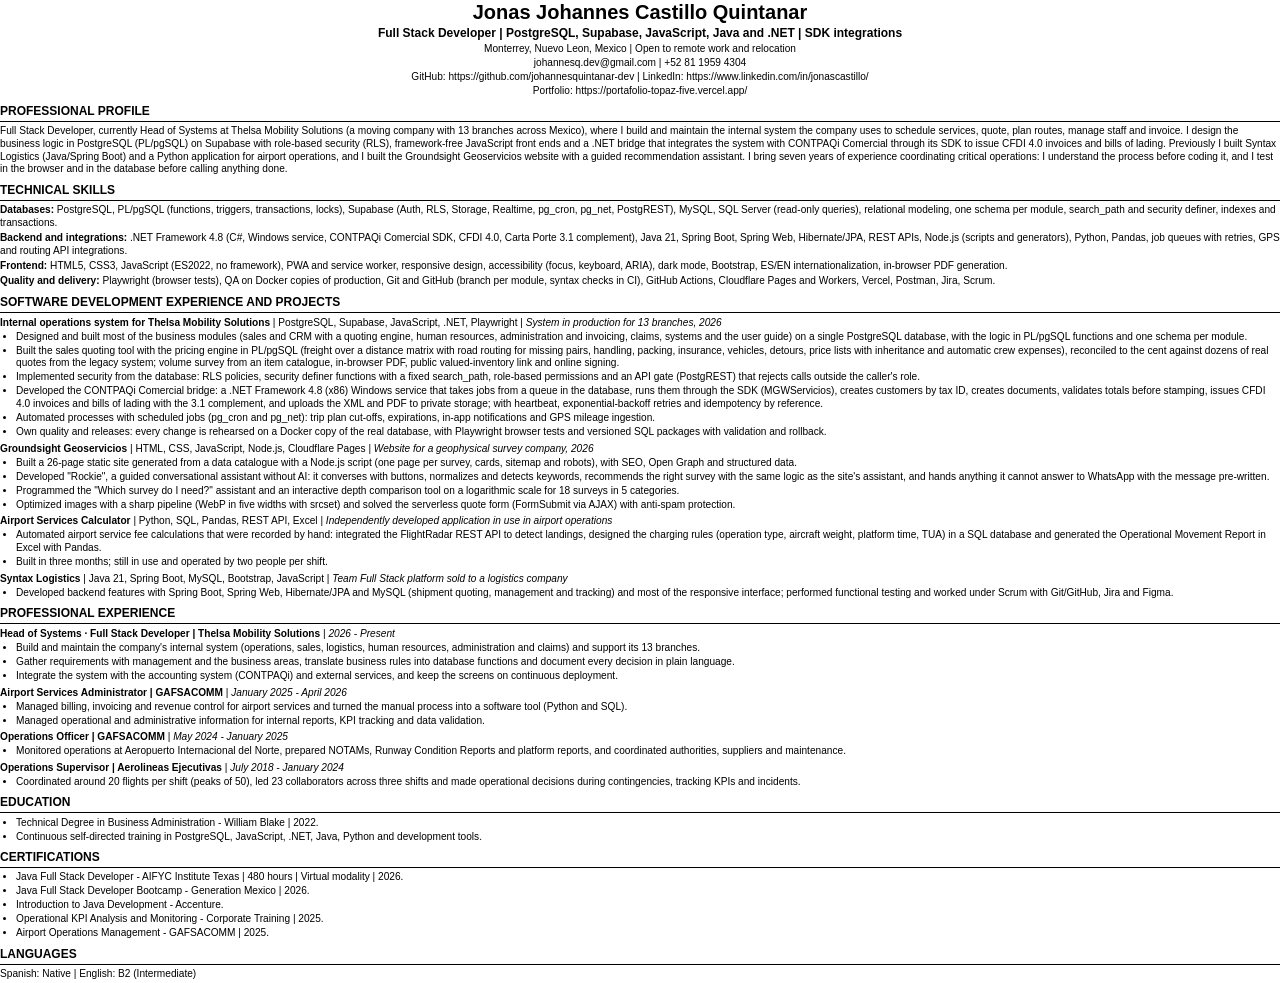
<file: assets/cv/fuente/cv-en.html>
<!doctype html>
<html lang="en">
<head>
  <meta charset="utf-8">
  <title>Jonas Castillo — Resume</title>
  <link rel="stylesheet" href="cv.css">
</head>
<body>
  <header class="cabeza">
    <h1>Jonas Johannes Castillo Quintanar</h1>
    <p class="titulo">Full Stack Developer | PostgreSQL, Supabase, JavaScript, Java and .NET | SDK integrations</p>
    <p>Monterrey, Nuevo Leon, Mexico | Open to remote work and relocation</p>
    <p>johannesq.dev@gmail.com | +52 81 1959 4304</p>
    <p>GitHub: https://github.com/johannesquintanar-dev | LinkedIn: https://www.linkedin.com/in/jonascastillo/</p>
    <p>Portfolio: https://portafolio-topaz-five.vercel.app/</p>
  </header>

  <h2>PROFESSIONAL PROFILE</h2>
  <p>Full Stack Developer, currently Head of Systems at Thelsa Mobility Solutions (a moving company with 13 branches across Mexico), where I build and maintain the internal system the company uses to schedule services, quote, plan routes, manage staff and invoice. I design the business logic in PostgreSQL (PL/pgSQL) on Supabase with role-based security (RLS), framework-free JavaScript front ends and a .NET bridge that integrates the system with CONTPAQi Comercial through its SDK to issue CFDI 4.0 invoices and bills of lading. Previously I built Syntax Logistics (Java/Spring Boot) and a Python application for airport operations, and I built the Groundsight Geoservicios website with a guided recommendation assistant. I bring seven years of experience coordinating critical operations: I understand the process before coding it, and I test in the browser and in the database before calling anything done.</p>

  <h2>TECHNICAL SKILLS</h2>
  <p><b>Databases:</b> PostgreSQL, PL/pgSQL (functions, triggers, transactions, locks), Supabase (Auth, RLS, Storage, Realtime, pg_cron, pg_net, PostgREST), MySQL, SQL Server (read-only queries), relational modeling, one schema per module, search_path and security definer, indexes and transactions.</p>
  <p><b>Backend and integrations:</b> .NET Framework 4.8 (C#, Windows service, CONTPAQi Comercial SDK, CFDI 4.0, Carta Porte 3.1 complement), Java 21, Spring Boot, Spring Web, Hibernate/JPA, REST APIs, Node.js (scripts and generators), Python, Pandas, job queues with retries, GPS and routing API integrations.</p>
  <p><b>Frontend:</b> HTML5, CSS3, JavaScript (ES2022, no framework), PWA and service worker, responsive design, accessibility (focus, keyboard, ARIA), dark mode, Bootstrap, ES/EN internationalization, in-browser PDF generation.</p>
  <p><b>Quality and delivery:</b> Playwright (browser tests), QA on Docker copies of production, Git and GitHub (branch per module, syntax checks in CI), GitHub Actions, Cloudflare Pages and Workers, Vercel, Postman, Jira, Scrum.</p>

  <h2>SOFTWARE DEVELOPMENT EXPERIENCE AND PROJECTS</h2>
  <p class="proy"><b>Internal operations system for Thelsa Mobility Solutions</b> | PostgreSQL, Supabase, JavaScript, .NET, Playwright | <i>System in production for 13 branches, 2026</i></p>
  <ul>
    <li>Designed and built most of the business modules (sales and CRM with a quoting engine, human resources, administration and invoicing, claims, systems and the user guide) on a single PostgreSQL database, with the logic in PL/pgSQL functions and one schema per module.</li>
    <li>Built the sales quoting tool with the pricing engine in PL/pgSQL (freight over a distance matrix with road routing for missing pairs, handling, packing, insurance, vehicles, detours, price lists with inheritance and automatic crew expenses), reconciled to the cent against dozens of real quotes from the legacy system; volume survey from an item catalogue, in-browser PDF, public valued-inventory link and online signing.</li>
    <li>Implemented security from the database: RLS policies, security definer functions with a fixed search_path, role-based permissions and an API gate (PostgREST) that rejects calls outside the caller's role.</li>
    <li>Developed the CONTPAQi Comercial bridge: a .NET Framework 4.8 (x86) Windows service that takes jobs from a queue in the database, runs them through the SDK (MGWServicios), creates customers by tax ID, creates documents, validates totals before stamping, issues CFDI 4.0 invoices and bills of lading with the 3.1 complement, and uploads the XML and PDF to private storage; with heartbeat, exponential-backoff retries and idempotency by reference.</li>
    <li>Automated processes with scheduled jobs (pg_cron and pg_net): trip plan cut-offs, expirations, in-app notifications and GPS mileage ingestion.</li>
    <li>Own quality and releases: every change is rehearsed on a Docker copy of the real database, with Playwright browser tests and versioned SQL packages with validation and rollback.</li>
  </ul>
  <p class="proy"><b>Groundsight Geoservicios</b> | HTML, CSS, JavaScript, Node.js, Cloudflare Pages | <i>Website for a geophysical survey company, 2026</i></p>
  <ul>
    <li>Built a 26-page static site generated from a data catalogue with a Node.js script (one page per survey, cards, sitemap and robots), with SEO, Open Graph and structured data.</li>
    <li>Developed "Rockie", a guided conversational assistant without AI: it converses with buttons, normalizes and detects keywords, recommends the right survey with the same logic as the site's assistant, and hands anything it cannot answer to WhatsApp with the message pre-written.</li>
    <li>Programmed the "Which survey do I need?" assistant and an interactive depth comparison tool on a logarithmic scale for 18 surveys in 5 categories.</li>
    <li>Optimized images with a sharp pipeline (WebP in five widths with srcset) and solved the serverless quote form (FormSubmit via AJAX) with anti-spam protection.</li>
  </ul>
  <p class="proy"><b>Airport Services Calculator</b> | Python, SQL, Pandas, REST API, Excel | <i>Independently developed application in use in airport operations</i></p>
  <ul>
    <li>Automated airport service fee calculations that were recorded by hand: integrated the FlightRadar REST API to detect landings, designed the charging rules (operation type, aircraft weight, platform time, TUA) in a SQL database and generated the Operational Movement Report in Excel with Pandas.</li>
    <li>Built in three months; still in use and operated by two people per shift.</li>
  </ul>
  <p class="proy"><b>Syntax Logistics</b> | Java 21, Spring Boot, MySQL, Bootstrap, JavaScript | <i>Team Full Stack platform sold to a logistics company</i></p>
  <ul>
    <li>Developed backend features with Spring Boot, Spring Web, Hibernate/JPA and MySQL (shipment quoting, management and tracking) and most of the responsive interface; performed functional testing and worked under Scrum with Git/GitHub, Jira and Figma.</li>
  </ul>

  <h2>PROFESSIONAL EXPERIENCE</h2>
  <p class="puesto"><b>Head of Systems · Full Stack Developer | Thelsa Mobility Solutions</b> | <i>2026 - Present</i></p>
  <ul>
    <li>Build and maintain the company's internal system (operations, sales, logistics, human resources, administration and claims) and support its 13 branches.</li>
    <li>Gather requirements with management and the business areas, translate business rules into database functions and document every decision in plain language.</li>
    <li>Integrate the system with the accounting system (CONTPAQi) and external services, and keep the screens on continuous deployment.</li>
  </ul>
  <p class="puesto"><b>Airport Services Administrator | GAFSACOMM</b> | <i>January 2025 - April 2026</i></p>
  <ul>
    <li>Managed billing, invoicing and revenue control for airport services and turned the manual process into a software tool (Python and SQL).</li>
    <li>Managed operational and administrative information for internal reports, KPI tracking and data validation.</li>
  </ul>
  <p class="puesto"><b>Operations Officer | GAFSACOMM</b> | <i>May 2024 - January 2025</i></p>
  <ul>
    <li>Monitored operations at Aeropuerto Internacional del Norte, prepared NOTAMs, Runway Condition Reports and platform reports, and coordinated authorities, suppliers and maintenance.</li>
  </ul>
  <p class="puesto"><b>Operations Supervisor | Aerolineas Ejecutivas</b> | <i>July 2018 - January 2024</i></p>
  <ul>
    <li>Coordinated around 20 flights per shift (peaks of 50), led 23 collaborators across three shifts and made operational decisions during contingencies, tracking KPIs and incidents.</li>
  </ul>

  <h2>EDUCATION</h2>
  <ul>
    <li>Technical Degree in Business Administration - William Blake | 2022.</li>
    <li>Continuous self-directed training in PostgreSQL, JavaScript, .NET, Java, Python and development tools.</li>
  </ul>

  <h2>CERTIFICATIONS</h2>
  <ul>
    <li>Java Full Stack Developer - AIFYC Institute Texas | 480 hours | Virtual modality | 2026.</li>
    <li>Java Full Stack Developer Bootcamp - Generation Mexico | 2026.</li>
    <li>Introduction to Java Development - Accenture.</li>
    <li>Operational KPI Analysis and Monitoring - Corporate Training | 2025.</li>
    <li>Airport Operations Management - GAFSACOMM | 2025.</li>
  </ul>

  <h2>LANGUAGES</h2>
  <p>Spanish: Native | English: B2 (Intermediate)</p>
</body>
</html>
</file>
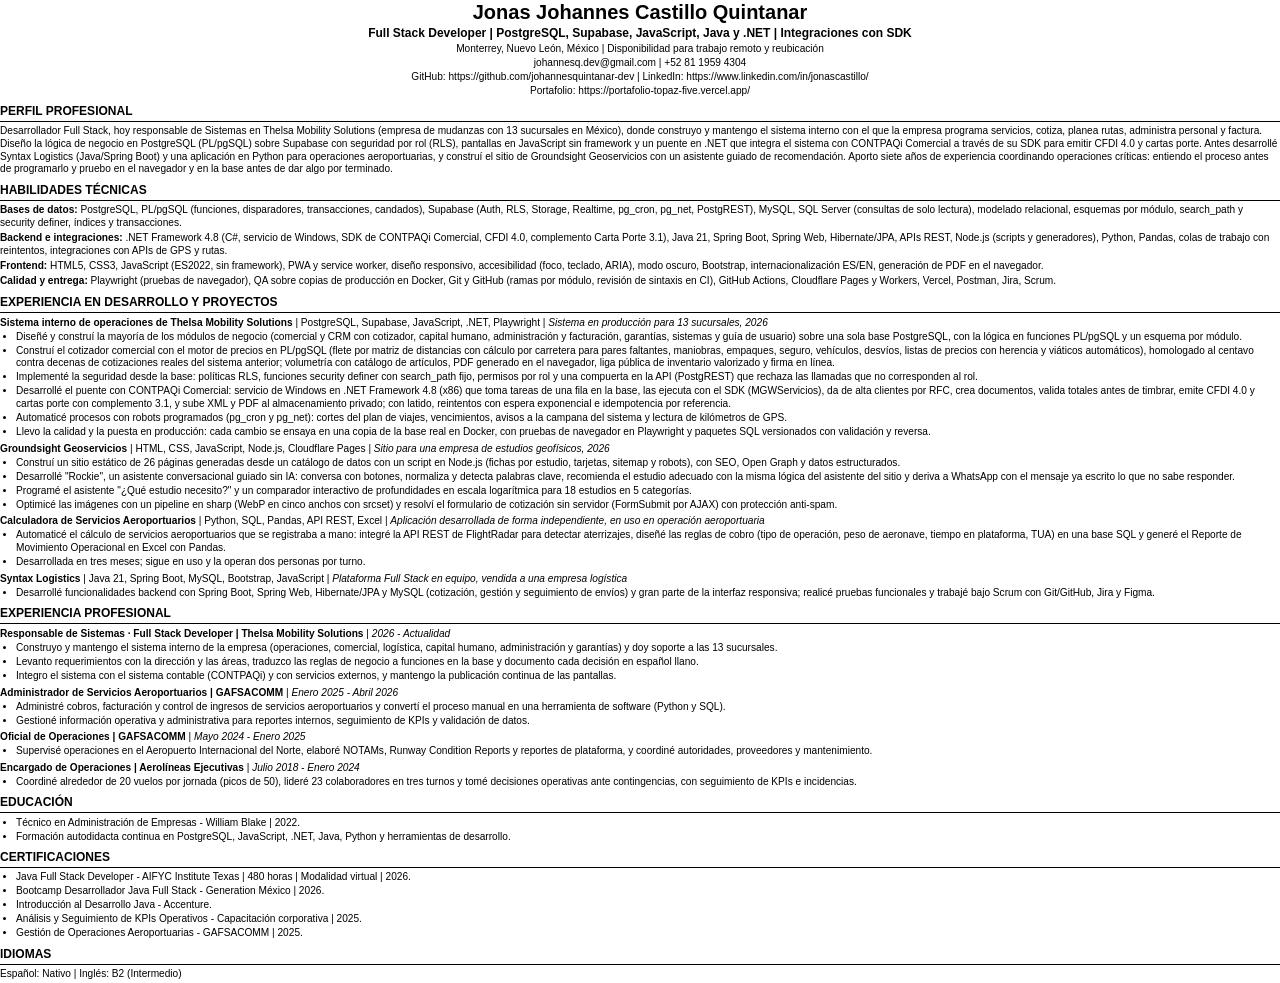
<file: assets/cv/fuente/cv-es.html>
<!doctype html>
<html lang="es">
<head>
  <meta charset="utf-8">
  <title>Jonas Castillo — CV</title>
  <link rel="stylesheet" href="cv.css">
</head>
<body>
  <header class="cabeza">
    <h1>Jonas Johannes Castillo Quintanar</h1>
    <p class="titulo">Full Stack Developer | PostgreSQL, Supabase, JavaScript, Java y .NET | Integraciones con SDK</p>
    <p>Monterrey, Nuevo León, México | Disponibilidad para trabajo remoto y reubicación</p>
    <p>johannesq.dev@gmail.com | +52 81 1959 4304</p>
    <p>GitHub: https://github.com/johannesquintanar-dev | LinkedIn: https://www.linkedin.com/in/jonascastillo/</p>
    <p>Portafolio: https://portafolio-topaz-five.vercel.app/</p>
  </header>

  <h2>PERFIL PROFESIONAL</h2>
  <p>Desarrollador Full Stack, hoy responsable de Sistemas en Thelsa Mobility Solutions (empresa de mudanzas con 13 sucursales en México), donde construyo y mantengo el sistema interno con el que la empresa programa servicios, cotiza, planea rutas, administra personal y factura. Diseño la lógica de negocio en PostgreSQL (PL/pgSQL) sobre Supabase con seguridad por rol (RLS), pantallas en JavaScript sin framework y un puente en .NET que integra el sistema con CONTPAQi Comercial a través de su SDK para emitir CFDI 4.0 y cartas porte. Antes desarrollé Syntax Logistics (Java/Spring Boot) y una aplicación en Python para operaciones aeroportuarias, y construí el sitio de Groundsight Geoservicios con un asistente guiado de recomendación. Aporto siete años de experiencia coordinando operaciones críticas: entiendo el proceso antes de programarlo y pruebo en el navegador y en la base antes de dar algo por terminado.</p>

  <h2>HABILIDADES TÉCNICAS</h2>
  <p><b>Bases de datos:</b> PostgreSQL, PL/pgSQL (funciones, disparadores, transacciones, candados), Supabase (Auth, RLS, Storage, Realtime, pg_cron, pg_net, PostgREST), MySQL, SQL Server (consultas de solo lectura), modelado relacional, esquemas por módulo, search_path y security definer, índices y transacciones.</p>
  <p><b>Backend e integraciones:</b> .NET Framework 4.8 (C#, servicio de Windows, SDK de CONTPAQi Comercial, CFDI 4.0, complemento Carta Porte 3.1), Java 21, Spring Boot, Spring Web, Hibernate/JPA, APIs REST, Node.js (scripts y generadores), Python, Pandas, colas de trabajo con reintentos, integraciones con APIs de GPS y rutas.</p>
  <p><b>Frontend:</b> HTML5, CSS3, JavaScript (ES2022, sin framework), PWA y service worker, diseño responsivo, accesibilidad (foco, teclado, ARIA), modo oscuro, Bootstrap, internacionalización ES/EN, generación de PDF en el navegador.</p>
  <p><b>Calidad y entrega:</b> Playwright (pruebas de navegador), QA sobre copias de producción en Docker, Git y GitHub (ramas por módulo, revisión de sintaxis en CI), GitHub Actions, Cloudflare Pages y Workers, Vercel, Postman, Jira, Scrum.</p>

  <h2>EXPERIENCIA EN DESARROLLO Y PROYECTOS</h2>
  <p class="proy"><b>Sistema interno de operaciones de Thelsa Mobility Solutions</b> | PostgreSQL, Supabase, JavaScript, .NET, Playwright | <i>Sistema en producción para 13 sucursales, 2026</i></p>
  <ul>
    <li>Diseñé y construí la mayoría de los módulos de negocio (comercial y CRM con cotizador, capital humano, administración y facturación, garantías, sistemas y guía de usuario) sobre una sola base PostgreSQL, con la lógica en funciones PL/pgSQL y un esquema por módulo.</li>
    <li>Construí el cotizador comercial con el motor de precios en PL/pgSQL (flete por matriz de distancias con cálculo por carretera para pares faltantes, maniobras, empaques, seguro, vehículos, desvíos, listas de precios con herencia y viáticos automáticos), homologado al centavo contra decenas de cotizaciones reales del sistema anterior; volumetría con catálogo de artículos, PDF generado en el navegador, liga pública de inventario valorizado y firma en línea.</li>
    <li>Implementé la seguridad desde la base: políticas RLS, funciones security definer con search_path fijo, permisos por rol y una compuerta en la API (PostgREST) que rechaza las llamadas que no corresponden al rol.</li>
    <li>Desarrollé el puente con CONTPAQi Comercial: servicio de Windows en .NET Framework 4.8 (x86) que toma tareas de una fila en la base, las ejecuta con el SDK (MGWServicios), da de alta clientes por RFC, crea documentos, valida totales antes de timbrar, emite CFDI 4.0 y cartas porte con complemento 3.1, y sube XML y PDF al almacenamiento privado; con latido, reintentos con espera exponencial e idempotencia por referencia.</li>
    <li>Automaticé procesos con robots programados (pg_cron y pg_net): cortes del plan de viajes, vencimientos, avisos a la campana del sistema y lectura de kilómetros de GPS.</li>
    <li>Llevo la calidad y la puesta en producción: cada cambio se ensaya en una copia de la base real en Docker, con pruebas de navegador en Playwright y paquetes SQL versionados con validación y reversa.</li>
  </ul>
  <p class="proy"><b>Groundsight Geoservicios</b> | HTML, CSS, JavaScript, Node.js, Cloudflare Pages | <i>Sitio para una empresa de estudios geofísicos, 2026</i></p>
  <ul>
    <li>Construí un sitio estático de 26 páginas generadas desde un catálogo de datos con un script en Node.js (fichas por estudio, tarjetas, sitemap y robots), con SEO, Open Graph y datos estructurados.</li>
    <li>Desarrollé "Rockie", un asistente conversacional guiado sin IA: conversa con botones, normaliza y detecta palabras clave, recomienda el estudio adecuado con la misma lógica del asistente del sitio y deriva a WhatsApp con el mensaje ya escrito lo que no sabe responder.</li>
    <li>Programé el asistente "¿Qué estudio necesito?" y un comparador interactivo de profundidades en escala logarítmica para 18 estudios en 5 categorías.</li>
    <li>Optimicé las imágenes con un pipeline en sharp (WebP en cinco anchos con srcset) y resolví el formulario de cotización sin servidor (FormSubmit por AJAX) con protección anti-spam.</li>
  </ul>
  <p class="proy"><b>Calculadora de Servicios Aeroportuarios</b> | Python, SQL, Pandas, API REST, Excel | <i>Aplicación desarrollada de forma independiente, en uso en operación aeroportuaria</i></p>
  <ul>
    <li>Automaticé el cálculo de servicios aeroportuarios que se registraba a mano: integré la API REST de FlightRadar para detectar aterrizajes, diseñé las reglas de cobro (tipo de operación, peso de aeronave, tiempo en plataforma, TUA) en una base SQL y generé el Reporte de Movimiento Operacional en Excel con Pandas.</li>
    <li>Desarrollada en tres meses; sigue en uso y la operan dos personas por turno.</li>
  </ul>
  <p class="proy"><b>Syntax Logistics</b> | Java 21, Spring Boot, MySQL, Bootstrap, JavaScript | <i>Plataforma Full Stack en equipo, vendida a una empresa logística</i></p>
  <ul>
    <li>Desarrollé funcionalidades backend con Spring Boot, Spring Web, Hibernate/JPA y MySQL (cotización, gestión y seguimiento de envíos) y gran parte de la interfaz responsiva; realicé pruebas funcionales y trabajé bajo Scrum con Git/GitHub, Jira y Figma.</li>
  </ul>

  <h2>EXPERIENCIA PROFESIONAL</h2>
  <p class="puesto"><b>Responsable de Sistemas · Full Stack Developer | Thelsa Mobility Solutions</b> | <i>2026 - Actualidad</i></p>
  <ul>
    <li>Construyo y mantengo el sistema interno de la empresa (operaciones, comercial, logística, capital humano, administración y garantías) y doy soporte a las 13 sucursales.</li>
    <li>Levanto requerimientos con la dirección y las áreas, traduzco las reglas de negocio a funciones en la base y documento cada decisión en español llano.</li>
    <li>Integro el sistema con el sistema contable (CONTPAQi) y con servicios externos, y mantengo la publicación continua de las pantallas.</li>
  </ul>
  <p class="puesto"><b>Administrador de Servicios Aeroportuarios | GAFSACOMM</b> | <i>Enero 2025 - Abril 2026</i></p>
  <ul>
    <li>Administré cobros, facturación y control de ingresos de servicios aeroportuarios y convertí el proceso manual en una herramienta de software (Python y SQL).</li>
    <li>Gestioné información operativa y administrativa para reportes internos, seguimiento de KPIs y validación de datos.</li>
  </ul>
  <p class="puesto"><b>Oficial de Operaciones | GAFSACOMM</b> | <i>Mayo 2024 - Enero 2025</i></p>
  <ul>
    <li>Supervisé operaciones en el Aeropuerto Internacional del Norte, elaboré NOTAMs, Runway Condition Reports y reportes de plataforma, y coordiné autoridades, proveedores y mantenimiento.</li>
  </ul>
  <p class="puesto"><b>Encargado de Operaciones | Aerolíneas Ejecutivas</b> | <i>Julio 2018 - Enero 2024</i></p>
  <ul>
    <li>Coordiné alrededor de 20 vuelos por jornada (picos de 50), lideré 23 colaboradores en tres turnos y tomé decisiones operativas ante contingencias, con seguimiento de KPIs e incidencias.</li>
  </ul>

  <h2>EDUCACIÓN</h2>
  <ul>
    <li>Técnico en Administración de Empresas - William Blake | 2022.</li>
    <li>Formación autodidacta continua en PostgreSQL, JavaScript, .NET, Java, Python y herramientas de desarrollo.</li>
  </ul>

  <h2>CERTIFICACIONES</h2>
  <ul>
    <li>Java Full Stack Developer - AIFYC Institute Texas | 480 horas | Modalidad virtual | 2026.</li>
    <li>Bootcamp Desarrollador Java Full Stack - Generation México | 2026.</li>
    <li>Introducción al Desarrollo Java - Accenture.</li>
    <li>Análisis y Seguimiento de KPIs Operativos - Capacitación corporativa | 2025.</li>
    <li>Gestión de Operaciones Aeroportuarias - GAFSACOMM | 2025.</li>
  </ul>

  <h2>IDIOMAS</h2>
  <p>Español: Nativo | Inglés: B2 (Intermedio)</p>
</body>
</html>
</file>
<file: css/portafolio.css>
/* ============================================================
   Jonas Castillo — Portafolio (rediseño octubre 2026, versión minimalista)
   Tres temas (oscuro por omisión, claro y colorido) sobre los mismos tokens.
   Sin brillos ni degradados: superficies planas, bordes finos, un acento.
   Tipografías: Sora (títulos) e Inter (texto). Mobile-first.
   ============================================================ */

:root {
  --header-height: 64px;
  --page-width: 1120px;
  --section-space: clamp(5rem, 9vw, 8rem);

  --bg: #070c14;
  --bg-2: #0c1320;
  --surface: #0e1624;
  --surface-2: #131d2e;
  --border: #1b2638;
  --border-strong: #2a3850;
  --text: #e9eef6;
  --text-soft: #b9c3d3;
  --muted: #8392a8;
  --accent: #2dd4bf;
  --accent-ink: #052a26;
  --accent-soft: rgba(45, 212, 191, 0.12);
  --accent-2: #f3b94d;
  --success: #7ddc92;
  --frame: #0b1220;
  --shadow: 0 20px 50px rgba(0, 0, 0, 0.35);

  --radius-sm: 10px;
  --radius-md: 14px;
  --radius-lg: 20px;
  --radius-pill: 999px;
  --ease: cubic-bezier(0.22, 1, 0.36, 1);
}

html[data-theme="light"] {
  --bg: #f5f6f8;
  --bg-2: #ffffff;
  --surface: #ffffff;
  --surface-2: #eef1f5;
  --border: #e1e6ee;
  --border-strong: #c9d2df;
  --text: #0f172a;
  --text-soft: #334155;
  --muted: #64748b;
  --accent: #0f766e;
  --accent-ink: #ffffff;
  --accent-soft: rgba(15, 118, 110, 0.1);
  --accent-2: #b45309;
  --success: #15803d;
  --frame: #e9edf3;
  --shadow: 0 20px 50px rgba(15, 23, 42, 0.1);
}

html[data-theme="colorful"] {
  --bg: #120f1e;
  --bg-2: #181430;
  --surface: #1a1630;
  --surface-2: #221d3d;
  --border: #2b2548;
  --border-strong: #3d3563;
  --text: #f1edff;
  --text-soft: #c9c2e6;
  --muted: #9a92ba;
  --accent: #c084fc;
  --accent-ink: #1b1030;
  --accent-soft: rgba(192, 132, 252, 0.14);
  --accent-2: #fb7185;
  --success: #86efac;
  --frame: #171230;
  --shadow: 0 20px 50px rgba(0, 0, 0, 0.4);
}

/* ---------- base ---------- */
*, *::before, *::after { box-sizing: border-box; }
html { scroll-behavior: smooth; -webkit-text-size-adjust: 100%; }
@media (prefers-reduced-motion: reduce) { html { scroll-behavior: auto; } }
body { margin: 0; min-height: 100vh; background: var(--bg); color: var(--text); font-family: Inter, ui-sans-serif, system-ui, -apple-system, "Segoe UI", sans-serif; font-size: 1rem; line-height: 1.65; -webkit-font-smoothing: antialiased; overflow-x: hidden; transition: background-color 200ms, color 200ms; }
body.is-locked { overflow: hidden; }
h1, h2, h3, h4, p, ul, ol, figure { margin: 0; }
h1, h2, h3, h4 { font-family: Sora, Inter, system-ui, sans-serif; font-weight: 700; line-height: 1.12; letter-spacing: -0.025em; color: var(--text); }
p { color: var(--text-soft); }
img { display: block; max-width: 100%; height: auto; }
a { color: inherit; }
button { font: inherit; color: inherit; background: none; border: 0; padding: 0; cursor: pointer; }
ul[class] { list-style: none; padding: 0; }
:focus-visible { outline: 2px solid var(--accent); outline-offset: 3px; border-radius: 6px; }
::selection { background: var(--accent-soft); }

.container { width: min(100% - 2.5rem, var(--page-width)); margin-inline: auto; }
.section { padding-block: var(--section-space); }
.section-surface { background: var(--bg-2); border-top: 1px solid var(--border); border-bottom: 1px solid var(--border); }

.skip-link { position: absolute; top: 0.75rem; left: -200vw; z-index: 5000; padding: 0.6rem 1rem; background: var(--accent); color: var(--accent-ink); font-weight: 700; border-radius: var(--radius-pill); }
.skip-link:focus { left: 0.75rem; }
.scroll-progress { position: fixed; inset: 0 0 auto; z-index: 3000; height: 2px; width: 0; background: var(--accent); transition: width 80ms linear; }

/* ---------- tipografía de sección ---------- */
.eyebrow { display: block; margin-bottom: 0.9rem; color: var(--accent); font-size: 0.76rem; font-weight: 700; letter-spacing: 0.14em; text-transform: uppercase; }
.section-heading { max-width: 720px; margin-bottom: clamp(2rem, 5vw, 3.25rem); }
.section-heading h2 { font-size: clamp(1.9rem, 4.6vw, 2.7rem); margin-bottom: 0.9rem; }
.section-heading p { font-size: 1.05rem; color: var(--muted); max-width: 60ch; }

/* ---------- botones y etiquetas ---------- */
.button { display: inline-flex; align-items: center; justify-content: center; gap: 0.5rem; min-height: 2.9rem; padding: 0 1.25rem; border-radius: var(--radius-pill); border: 1px solid transparent; font-weight: 600; font-size: 0.93rem; text-decoration: none; white-space: nowrap; transition: background-color 160ms, border-color 160ms, color 160ms, transform 160ms var(--ease); }
.button:active { transform: scale(0.98); }
.button-primary { background: var(--accent); color: var(--accent-ink); }
.button-primary:hover { filter: brightness(1.08); }
.button-outline { border-color: var(--border-strong); color: var(--text); }
.button-outline:hover { border-color: var(--accent); color: var(--accent); }
.button-ghost { color: var(--text-soft); }
.button-ghost:hover { color: var(--text); background: var(--surface-2); }
.button-small { min-height: 2.4rem; padding: 0 0.9rem; font-size: 0.84rem; }
.tech-list { display: flex; flex-wrap: wrap; gap: 0.4rem; }
.tech-list span, .skill-chips span { display: inline-flex; padding: 0.28rem 0.65rem; border-radius: var(--radius-pill); border: 1px solid var(--border); color: var(--text-soft); font-size: 0.78rem; font-weight: 500; }
.status-badge { display: inline-flex; align-items: center; gap: 0.45rem; padding: 0.3rem 0.75rem; border-radius: var(--radius-pill); border: 1px solid var(--border-strong); color: var(--success); font-size: 0.76rem; font-weight: 600; white-space: nowrap; }
.status-badge::before { content: ""; width: 6px; height: 6px; border-radius: 50%; background: currentColor; }
.text-link { display: inline-flex; align-items: center; gap: 0.35rem; color: var(--accent); font-weight: 600; text-decoration: none; }
.text-link:hover { text-decoration: underline; text-underline-offset: 0.2em; }
.project-label { display: inline-block; margin-bottom: 0.4rem; color: var(--accent-2); font-size: 0.72rem; font-weight: 700; letter-spacing: 0.12em; text-transform: uppercase; }
.project-role { color: var(--muted); font-weight: 500; font-size: 0.92rem; }

/* ---------- encabezado ---------- */
.site-header { position: fixed; inset: 0 0 auto; z-index: 2000; padding-top: 0.75rem; pointer-events: none; }
.navbar { min-height: var(--header-height); display: flex; align-items: center; justify-content: space-between; gap: 0.75rem; padding: 0.5rem 0.75rem 0.5rem 1rem; border: 1px solid var(--border); border-radius: var(--radius-pill); background: color-mix(in srgb, var(--bg) 82%, transparent); backdrop-filter: blur(14px); -webkit-backdrop-filter: blur(14px); pointer-events: auto; transition: border-color 160ms, background-color 160ms; }
.site-header.is-scrolled .navbar { border-color: var(--border-strong); background: color-mix(in srgb, var(--bg) 92%, transparent); }
.brand { display: inline-flex; align-items: center; gap: 0.55rem; font-family: Sora, sans-serif; font-weight: 700; letter-spacing: -0.02em; text-decoration: none; }
.brand-mark { display: block; width: 32px; height: 32px; flex: 0 0 auto; }
.brand-accent { color: var(--accent); }
.desktop-navigation, .desktop-actions { display: none; }
.language-control, .theme-control { display: inline-flex; padding: 0.18rem; border: 1px solid var(--border); border-radius: var(--radius-pill); }
.language-button, .theme-button { min-width: 2.2rem; height: 1.9rem; display: inline-grid; place-items: center; padding: 0 0.5rem; border-radius: var(--radius-pill); font-size: 0.76rem; font-weight: 700; color: var(--muted); transition: background-color 140ms, color 140ms; }
.language-button[aria-pressed="true"], .theme-button[aria-pressed="true"] { background: var(--text); color: var(--bg); }
.menu-button { display: inline-grid; gap: 5px; width: 42px; height: 42px; place-content: center; border-radius: 50%; border: 1px solid var(--border); }
.menu-button span { display: block; width: 18px; height: 2px; background: var(--text); border-radius: 2px; transition: transform 200ms var(--ease), opacity 200ms; }
.menu-button[aria-expanded="true"] span:nth-child(1) { transform: translateY(7px) rotate(45deg); }
.menu-button[aria-expanded="true"] span:nth-child(2) { opacity: 0; }
.menu-button[aria-expanded="true"] span:nth-child(3) { transform: translateY(-7px) rotate(-45deg); }
.mobile-menu-backdrop { position: fixed; inset: 0; z-index: 1500; background: rgba(0, 0, 0, 0.5); }
.mobile-menu { position: fixed; top: calc(var(--header-height) + 1.25rem); left: 1.25rem; right: 1.25rem; z-index: 1900; max-height: calc(100vh - var(--header-height) - 2.5rem); overflow: auto; padding: 0.9rem; border: 1px solid var(--border-strong); border-radius: var(--radius-lg); background: var(--surface); box-shadow: var(--shadow); opacity: 0; visibility: hidden; transform: translateY(-8px); transition: opacity 180ms, transform 200ms var(--ease), visibility 0s linear 200ms; }
.mobile-menu.is-open { opacity: 1; visibility: visible; transform: none; transition-delay: 0s; }
.mobile-menu-inner { display: grid; gap: 0.2rem; }
.mobile-menu-inner > a { padding: 0.75rem 0.85rem; border-radius: var(--radius-sm); font-weight: 600; text-decoration: none; }
.mobile-menu-inner > a:hover, .mobile-menu-inner > a.is-active { background: var(--surface-2); color: var(--accent); }
.mobile-controls { display: grid; gap: 0.7rem; margin-top: 0.7rem; padding-top: 0.85rem; border-top: 1px solid var(--border); }
.mobile-control-row { display: flex; align-items: center; justify-content: space-between; padding-inline: 0.85rem; font-size: 0.88rem; color: var(--muted); }
.mobile-cv-button { width: 100%; }

/* ---------- portada ---------- */
.hero { min-height: 100svh; display: grid; align-items: center; padding-top: calc(var(--header-height) + 3.5rem); padding-bottom: 3rem; }
.hero-grid { display: grid; gap: 2.5rem; }
.availability-badge { display: inline-flex; align-items: center; gap: 0.55rem; margin-bottom: 1.4rem; padding: 0.45rem 0.85rem; border-radius: var(--radius-pill); border: 1px solid var(--border); color: var(--text-soft); font-size: 0.8rem; font-weight: 600; }
.availability-dot { width: 7px; height: 7px; border-radius: 50%; background: var(--success); }
.hero-name { margin-bottom: 0.7rem; color: var(--accent); font-family: Sora, sans-serif; font-weight: 700; font-size: 0.95rem; letter-spacing: 0.06em; text-transform: uppercase; }
.hero h1 { font-size: clamp(2.3rem, 8.5vw, 4.2rem); line-height: 1.04; letter-spacing: -0.04em; margin-bottom: 1.3rem; max-width: 13ch; }
.hero-description { max-width: 56ch; font-size: clamp(1rem, 2.1vw, 1.15rem); margin-bottom: 1.6rem; }
.hero-actions { display: flex; flex-wrap: wrap; gap: 0.7rem; margin-bottom: 1.6rem; }
.hero-location { display: flex; align-items: center; gap: 0.5rem; color: var(--muted); font-size: 0.88rem; font-weight: 500; }
.hero-stack { display: flex; flex-wrap: wrap; gap: 0.4rem 0.9rem; margin-top: 1.3rem; color: var(--muted); font-size: 0.82rem; font-weight: 500; }
.hero-stack span::before { content: "·"; margin-right: 0.9rem; color: var(--border-strong); }
.hero-stack span:first-child::before { content: none; margin: 0; }
.hero-visual { position: relative; }
.portrait-frame { position: relative; border-radius: var(--radius-lg); overflow: hidden; border: 1px solid var(--border); background: var(--surface); aspect-ratio: 4 / 5; }
.portrait-frame img { width: 100%; height: 100%; object-fit: cover; object-position: center top; }
.portrait-frame::after { content: ""; position: absolute; inset: 0; background: linear-gradient(180deg, transparent 60%, rgba(0, 0, 0, 0.78)); pointer-events: none; }
.portrait-label { position: absolute; left: 1.2rem; right: 1.2rem; bottom: 1.1rem; z-index: 1; display: grid; gap: 0.15rem; color: #fff; }
.portrait-label-title { font-family: Sora, sans-serif; font-weight: 600; font-size: 0.92rem; }
.portrait-label span:last-child { color: rgba(255, 255, 255, 0.78); font-size: 0.8rem; }
.metrics-grid { display: grid; grid-template-columns: repeat(2, minmax(0, 1fr)); gap: 0.6rem; margin-top: 0.8rem; }
.metric-card { padding: 0.95rem 1rem; border-radius: var(--radius-md); border: 1px solid var(--border); background: var(--surface); }
.metric-card strong { display: block; font-family: Sora, sans-serif; font-size: 1.7rem; line-height: 1; color: var(--text); margin-bottom: 0.3rem; }
.metric-card span { color: var(--muted); font-size: 0.8rem; line-height: 1.4; }

/* ---------- proyecto destacado (escaparate) ---------- */
.showcase { padding: clamp(1.25rem, 4vw, 2.25rem); border-radius: var(--radius-lg); border: 1px solid var(--border-strong); background: var(--surface); }
.showcase-header { display: flex; flex-direction: column; gap: 0.9rem; margin-bottom: 1.3rem; }
.showcase-header h3 { font-size: clamp(1.5rem, 4.2vw, 2.1rem); margin: 0.2rem 0 0.45rem; }
.showcase-summary { max-width: 70ch; font-size: 1.02rem; margin-bottom: 1.4rem; }

.browser { border-radius: var(--radius-md); border: 1px solid var(--border-strong); background: var(--frame); overflow: hidden; }
.browser-bar { display: flex; align-items: center; gap: 0.5rem; padding: 0.6rem 0.85rem; border-bottom: 1px solid var(--border); }
.browser-bar i { width: 9px; height: 9px; border-radius: 50%; background: var(--border-strong); }
.browser-url { flex: 1; margin-left: 0.4rem; padding: 0.28rem 0.75rem; border-radius: var(--radius-pill); background: var(--surface-2); color: var(--muted); font-size: 0.73rem; font-weight: 500; overflow: hidden; text-overflow: ellipsis; white-space: nowrap; }
.browser-body { position: relative; aspect-ratio: 16 / 9.75; background: var(--frame); }
.browser-body img { position: absolute; inset: 0; width: 100%; height: 100%; object-fit: cover; object-position: top left; opacity: 0; transition: opacity 280ms var(--ease); }
.browser-body img.is-active { opacity: 1; }
.browser-body img.is-contain { object-fit: contain; object-position: center; background: #f6f7f9; }

.showcase-tabs { display: flex; gap: 0.35rem; overflow-x: auto; padding-bottom: 0.3rem; margin-bottom: 0.8rem; scrollbar-width: none; }
.showcase-tabs::-webkit-scrollbar { display: none; }
.showcase-tab { flex: 0 0 auto; padding: 0.45rem 0.85rem; border-radius: var(--radius-pill); border: 1px solid var(--border); color: var(--text-soft); font-size: 0.8rem; font-weight: 600; transition: background-color 140ms, color 140ms, border-color 140ms; }
.showcase-tab:hover { border-color: var(--border-strong); color: var(--text); }
.showcase-tab[aria-selected="true"] { background: var(--text); border-color: var(--text); color: var(--bg); }
.showcase-caption { margin-top: 0.85rem; color: var(--text-soft); font-size: 0.92rem; }
.showcase-note { margin-top: 0.4rem; color: var(--muted); font-size: 0.78rem; }

.showcase-grid { display: grid; gap: 1.25rem; margin-top: 1.6rem; }
.case-cards { display: grid; gap: 0.75rem; }
.case-card { padding: 1rem 1.1rem; border-radius: var(--radius-md); border: 1px solid var(--border); }
.case-card h4 { font-size: 0.92rem; margin-bottom: 0.4rem; color: var(--accent); }
.case-card p { font-size: 0.92rem; }
.stats-strip { display: grid; grid-template-columns: repeat(2, minmax(0, 1fr)); gap: 0.6rem; }
.stat { padding: 0.9rem 1rem; border-radius: var(--radius-md); border: 1px solid var(--border); }
.stat strong { display: block; font-family: Sora, sans-serif; font-size: 1.7rem; line-height: 1; margin-bottom: 0.25rem; color: var(--text); }
.stat span { color: var(--muted); font-size: 0.78rem; font-weight: 500; }
.project-note { display: flex; gap: 0.55rem; align-items: flex-start; padding: 0.8rem 0.95rem; border-radius: var(--radius-sm); border: 1px dashed var(--border-strong); color: var(--muted); font-size: 0.82rem; }
.project-note span { color: var(--accent-2); }

/* ---------- integración (puente CONTPAQi) y casos secundarios ---------- */
.case-study { display: grid; margin-top: 1.25rem; border-radius: var(--radius-lg); border: 1px solid var(--border); background: var(--surface); overflow: hidden; }
.case-media { padding: 1.25rem; background: var(--bg-2); border-bottom: 1px solid var(--border); }
.case-media .browser-body { aspect-ratio: 16 / 10; }
.case-media .browser-body img { opacity: 1; position: static; }
.case-content { padding: clamp(1.25rem, 4vw, 2rem); }
.case-content h3 { font-size: clamp(1.4rem, 3.8vw, 1.9rem); margin: 0.2rem 0 0.4rem; }
.case-content .project-role { margin-bottom: 0.9rem; }
.case-summary { margin-bottom: 1.1rem; }
.case-sections { display: grid; gap: 0.9rem; margin-bottom: 1.1rem; }
.case-sections h4 { font-size: 0.88rem; margin-bottom: 0.3rem; color: var(--accent); }
.case-sections p { font-size: 0.92rem; }
.tech-bullets { display: grid; gap: 0.5rem; margin-bottom: 1.1rem; }
.tech-bullets li { position: relative; padding-left: 1.1rem; color: var(--text-soft); font-size: 0.92rem; }
.tech-bullets li::before { content: ""; position: absolute; left: 0; top: 0.62em; width: 6px; height: 6px; border-radius: 50%; background: var(--accent); }
.tech-bullets b { color: var(--text); font-weight: 600; }
.project-actions { display: flex; flex-wrap: wrap; gap: 0.6rem; margin-top: 1.1rem; }

/* flujo del puente: una fila de pasos planos */
.flow { display: grid; gap: 0.5rem; margin: 0; padding: 0; list-style: none; }
.flow-step { display: grid; grid-template-columns: auto 1fr; gap: 0.75rem; align-items: start; padding: 0.8rem 0.9rem; border-radius: var(--radius-md); border: 1px solid var(--border); background: var(--surface); }
.flow-step i { display: inline-grid; place-items: center; width: 30px; height: 30px; border-radius: 9px; background: var(--accent-soft); color: var(--accent); font-style: normal; font-size: 0.72rem; font-weight: 700; }
.flow-step strong { display: block; font-size: 0.9rem; color: var(--text); margin-bottom: 0.15rem; }
.flow-step span { color: var(--muted); font-size: 0.82rem; line-height: 1.45; }

/* ---------- otros proyectos ---------- */
.projects-grid { display: grid; gap: 1rem; margin-top: 1.25rem; }
.project-card { display: flex; flex-direction: column; border-radius: var(--radius-lg); border: 1px solid var(--border); background: var(--surface); overflow: hidden; transition: border-color 180ms; }
.project-card:hover { border-color: var(--border-strong); }
.project-card-media { aspect-ratio: 16 / 9; overflow: hidden; background: var(--bg-2); border-bottom: 1px solid var(--border); }
.project-card-media img { width: 100%; height: 100%; object-fit: cover; object-position: top; }
.project-card-body { display: flex; flex-direction: column; gap: 0.65rem; padding: 1.2rem; flex: 1; }
.project-card-body h3 { font-size: 1.15rem; }
.project-card-body p { font-size: 0.9rem; }
.project-card-body .tech-list { margin-top: auto; padding-top: 0.5rem; }
.demo-window { font-size: 0.76rem; margin: 1rem; border-radius: var(--radius-sm); border: 1px solid var(--border-strong); background: var(--frame); overflow: hidden; }
.demo-toolbar { display: flex; align-items: center; gap: 0.35rem; padding: 0.45rem 0.7rem; border-bottom: 1px solid var(--border); color: var(--muted); font-weight: 600; }
.demo-toolbar i { width: 7px; height: 7px; border-radius: 50%; background: var(--border-strong); }
.demo-toolbar strong { margin-left: auto; font-weight: 600; }
.demo-body { padding: 0.7rem; display: grid; gap: 0.45rem; }
.demo-row { display: grid; grid-template-columns: repeat(3, minmax(0, 1fr)); gap: 0.35rem; }
.demo-row div { padding: 0.4rem 0.5rem; border-radius: 7px; background: var(--surface-2); }
.demo-row small { display: block; color: var(--muted); font-size: 0.66rem; }
.demo-row strong { font-size: 0.8rem; color: var(--text); }
.demo-total { display: flex; justify-content: space-between; align-items: center; padding: 0.5rem 0.65rem; border-radius: 7px; background: var(--accent); color: var(--accent-ink); font-weight: 700; }

/* ---------- sobre mí ---------- */
.about-grid { display: grid; gap: 2rem; }
.about-lead { font-size: clamp(1.05rem, 2.3vw, 1.3rem); font-weight: 600; color: var(--text); margin-bottom: 0.9rem; }
.value-list { display: grid; gap: 0.7rem; margin-top: 1.4rem; }
.value-item { display: grid; grid-template-columns: auto 1fr; gap: 0.85rem; padding: 0.95rem 1.05rem; border-radius: var(--radius-md); border: 1px solid var(--border); }
.value-item i { display: inline-grid; place-items: center; width: 34px; height: 34px; border-radius: 10px; background: var(--accent-soft); color: var(--accent); font-style: normal; font-weight: 700; font-size: 0.78rem; }
.value-item h3 { font-size: 0.98rem; margin-bottom: 0.2rem; }
.value-item p { font-size: 0.9rem; }

/* ---------- experiencia ---------- */
.timeline { position: relative; display: grid; gap: 1rem; padding-left: 1.5rem; }
.timeline::before { content: ""; position: absolute; left: 6px; top: 10px; bottom: 10px; width: 1px; background: var(--border-strong); }
.timeline-item { position: relative; }
.timeline-item::before { content: ""; position: absolute; left: -1.5rem; top: 1.3rem; width: 13px; height: 13px; border-radius: 50%; background: var(--bg); border: 2px solid var(--accent); }
.timeline-card { padding: 1.15rem 1.25rem; border-radius: var(--radius-md); border: 1px solid var(--border); background: var(--surface); }
.timeline-date { display: inline-block; margin-bottom: 0.5rem; color: var(--accent-2); font-size: 0.76rem; font-weight: 700; letter-spacing: 0.08em; text-transform: uppercase; }
.timeline-card h3 { font-size: 1.1rem; margin-bottom: 0.15rem; }
.timeline-company { color: var(--accent); font-weight: 600; font-size: 0.9rem; margin-bottom: 0.5rem; }
.timeline-focus { display: inline-block; margin-bottom: 0.6rem; padding: 0.25rem 0.65rem; border-radius: var(--radius-pill); border: 1px solid var(--border); color: var(--muted); font-size: 0.74rem; font-weight: 600; }
.timeline-card p:last-child { font-size: 0.93rem; }

/* ---------- stack ---------- */
.skills-grid { display: grid; gap: 0.9rem; }
.skill-category { padding: 1.2rem; border-radius: var(--radius-md); border: 1px solid var(--border); background: var(--surface); }
.skill-icon { display: inline-grid; place-items: center; width: 38px; height: 38px; margin-bottom: 0.8rem; border-radius: 10px; background: var(--accent-soft); color: var(--accent); font-weight: 700; font-size: 0.8rem; }
.skill-category h3 { font-size: 1.02rem; margin-bottom: 0.7rem; }
.skill-chips { display: flex; flex-wrap: wrap; gap: 0.35rem; }

/* ---------- certificaciones ---------- */
.certifications-grid { display: grid; gap: 0.75rem; }
.certification-card { display: grid; grid-template-columns: auto 1fr auto; align-items: center; gap: 0.9rem; padding: 0.95rem 1.05rem; border-radius: var(--radius-md); border: 1px solid var(--border); background: var(--surface); }
.certification-mark { display: inline-grid; place-items: center; width: 42px; height: 42px; border-radius: 11px; background: var(--surface-2); color: var(--accent-2); font-weight: 700; font-size: 0.76rem; }
.certification-meta { display: block; color: var(--accent-2); font-size: 0.72rem; font-weight: 700; letter-spacing: 0.08em; text-transform: uppercase; margin-bottom: 0.1rem; }
.certification-card h3 { font-size: 0.98rem; }
.certification-card p { font-size: 0.84rem; color: var(--muted); }

/* ---------- contacto ---------- */
.contact-card { display: grid; gap: 2rem; padding: clamp(1.5rem, 5vw, 2.75rem); border-radius: var(--radius-lg); border: 1px solid var(--border-strong); background: var(--surface); }
.contact-copy h2 { font-size: clamp(1.8rem, 4.6vw, 2.5rem); margin-bottom: 0.9rem; }
.contact-copy p { max-width: 52ch; margin-bottom: 1.1rem; }
.availability-list { display: grid; gap: 0.45rem; color: var(--text-soft); font-size: 0.9rem; }
.availability-list span { display: flex; gap: 0.55rem; align-items: flex-start; }
.availability-list i { color: var(--success); font-style: normal; font-weight: 700; }
.contact-panel { display: grid; gap: 0.6rem; }
.contact-link-card { display: grid; grid-template-columns: auto 1fr auto; align-items: center; gap: 0.85rem; padding: 0.85rem 0.95rem; border-radius: var(--radius-md); border: 1px solid var(--border); text-decoration: none; transition: border-color 160ms, background-color 160ms; }
.contact-link-card:hover { border-color: var(--accent); background: var(--accent-soft); }
.contact-icon { display: inline-grid; place-items: center; width: 36px; height: 36px; border-radius: 10px; background: var(--surface-2); color: var(--accent); font-weight: 700; font-size: 0.76rem; }
.contact-link-card small { display: block; color: var(--muted); font-size: 0.7rem; font-weight: 600; text-transform: uppercase; letter-spacing: 0.06em; }
.contact-link-card strong { font-size: 0.93rem; color: var(--text); }
.contact-cv-button { width: 100%; margin-top: 0.3rem; }

/* ---------- pie ---------- */
.site-footer { padding: 2.25rem 0 2rem; border-top: 1px solid var(--border); }
.footer-content { display: grid; gap: 0.9rem; justify-items: center; text-align: center; color: var(--muted); font-size: 0.86rem; }
.footer-links { display: flex; gap: 1.1rem; }
.footer-links a { color: var(--text-soft); font-weight: 500; text-decoration: none; }
.footer-links a:hover { color: var(--accent); }
.back-to-top { position: fixed; right: 1.25rem; bottom: 1.25rem; z-index: 1200; width: 42px; height: 42px; border-radius: 50%; border: 1px solid var(--border-strong); background: var(--surface); color: var(--text); font-weight: 700; opacity: 0; visibility: hidden; transform: translateY(8px); transition: opacity 180ms, transform 180ms var(--ease), visibility 0s linear 180ms; }
.back-to-top.is-visible { opacity: 1; visibility: visible; transform: none; transition-delay: 0s; }

/* ---------- modal del CV ---------- */
.modal-backdrop { position: fixed; inset: 0; z-index: 4000; display: grid; place-items: center; padding: 1rem; background: rgba(0, 0, 0, 0.6); opacity: 0; visibility: hidden; transition: opacity 180ms, visibility 0s linear 180ms; }
.modal-backdrop.is-open { opacity: 1; visibility: visible; transition-delay: 0s; }
.cv-modal { width: min(100%, 960px); max-height: calc(100vh - 2rem); display: flex; flex-direction: column; border-radius: var(--radius-lg); border: 1px solid var(--border-strong); background: var(--surface); box-shadow: var(--shadow); overflow: hidden; }
.cv-modal-header { display: flex; justify-content: space-between; gap: 1rem; padding: 1.2rem 1.2rem 0.9rem; border-bottom: 1px solid var(--border); }
.cv-modal-header h2 { font-size: 1.15rem; margin-bottom: 0.25rem; }
.cv-modal-header p:last-child { color: var(--muted); font-size: 0.86rem; }
.modal-close { width: 38px; height: 38px; flex: 0 0 auto; border-radius: 50%; border: 1px solid var(--border); font-size: 1.25rem; line-height: 1; }
.cv-modal-body { position: relative; flex: 1; min-height: 260px; background: var(--frame); }
.cv-modal-body iframe { width: 100%; height: min(70vh, 720px); border: 0; opacity: 0; transition: opacity 250ms; }
.cv-modal-body iframe.is-loaded { opacity: 1; }
.cv-loading { position: absolute; inset: 0; display: none; align-items: center; justify-content: center; gap: 0.6rem; color: var(--muted); font-size: 0.88rem; }
.cv-loading.is-visible { display: flex; }
.loading-spinner { width: 16px; height: 16px; border-radius: 50%; border: 2px solid var(--border-strong); border-top-color: var(--accent); animation: girar 0.9s linear infinite; }
@keyframes girar { to { transform: rotate(360deg); } }
.cv-mobile-fallback { display: none; padding: 2rem 1.2rem; text-align: center; color: var(--muted); }
.cv-mobile-fallback span { display: inline-grid; place-items: center; width: 50px; height: 50px; margin-bottom: 0.7rem; border-radius: 12px; background: var(--surface-2); color: var(--accent-2); font-weight: 700; }
.cv-modal-footer { display: flex; flex-wrap: wrap; gap: 0.6rem; padding: 0.95rem 1.2rem; border-top: 1px solid var(--border); }
.cv-modal-footer .button { flex: 1; }

/* ---------- aparición al hacer scroll ---------- */
.reveal { opacity: 0; transform: translateY(16px); transition: opacity 600ms var(--ease), transform 700ms var(--ease); }
.reveal.is-visible { opacity: 1; transform: none; }
.reveal-delay-1 { transition-delay: 80ms; } .reveal-delay-2 { transition-delay: 160ms; }
@media (prefers-reduced-motion: reduce) { .reveal { opacity: 1; transform: none; transition: none; } }

/* ---------- pantallas medianas ---------- */
@media (min-width: 640px) {
  .case-sections { grid-template-columns: 1fr 1fr; }
  .stats-strip { grid-template-columns: repeat(4, minmax(0, 1fr)); }
  .projects-grid { grid-template-columns: repeat(2, minmax(0, 1fr)); }
  .skills-grid { grid-template-columns: repeat(2, minmax(0, 1fr)); }
  .certifications-grid { grid-template-columns: repeat(2, minmax(0, 1fr)); }
  .case-cards { grid-template-columns: 1fr 1fr; }
}
@media (max-width: 639px) {
  .cv-modal-body iframe, .cv-loading { display: none; }
  .cv-mobile-fallback { display: block; }
}

/* ---------- escritorio ---------- */
@media (min-width: 1024px) {
  .desktop-navigation { display: flex; gap: 0.1rem; }
  .desktop-navigation a { padding: 0.45rem 0.75rem; border-radius: var(--radius-pill); color: var(--text-soft); font-size: 0.88rem; font-weight: 500; text-decoration: none; transition: background-color 140ms, color 140ms; }
  .desktop-navigation a:hover, .desktop-navigation a.is-active { background: var(--surface-2); color: var(--text); }
  .desktop-actions { display: flex; align-items: center; gap: 0.5rem; }
  .menu-button, .mobile-menu, .mobile-menu-backdrop { display: none !important; }
  .hero-grid { grid-template-columns: minmax(0, 1.1fr) minmax(360px, 0.9fr); gap: 4rem; align-items: center; }
  .portrait-frame, .metrics-grid { max-width: 420px; margin-left: auto; }
  .showcase-header { flex-direction: row; align-items: flex-start; justify-content: space-between; }
  .showcase-grid { grid-template-columns: minmax(0, 1.1fr) minmax(0, 0.9fr); align-items: start; }
  .case-study { grid-template-columns: minmax(0, 0.95fr) minmax(0, 1.05fr); }
  .case-media { padding: 2rem; display: grid; align-items: center; border-bottom: 0; border-right: 1px solid var(--border); }
  .case-study--flow .case-media { align-items: start; align-content: start; gap: 0.75rem; }
  .projects-grid { grid-template-columns: repeat(3, minmax(0, 1fr)); }
  .about-grid { grid-template-columns: minmax(0, 0.9fr) minmax(0, 1.1fr); gap: 4rem; align-items: start; }
  .timeline { padding-left: 2rem; gap: 1.25rem; }
  .timeline-item::before { left: -2rem; }
  .skills-grid { grid-template-columns: repeat(3, minmax(0, 1fr)); }
  .contact-card { grid-template-columns: minmax(0, 1.1fr) minmax(0, 0.9fr); align-items: center; }
  .footer-content { grid-template-columns: auto 1fr auto; justify-items: stretch; text-align: left; align-items: center; }
  .footer-content p { text-align: center; }
}
</file>
<file: assets/cv/fuente/cv.css>
/* Formato del CV: el mismo del PDF anterior (una columna, Arial, títulos en mayúsculas con línea). */
@page { size: Letter; margin: 9mm 10mm; }
* { box-sizing: border-box; }
body { margin: 0; font-family: Arial, Helvetica, sans-serif; font-size: 7.6pt; line-height: 1.25; color: #000; }
.cabeza { text-align: center; margin-bottom: 4pt; }
.cabeza h1 { margin: 0; font-size: 15pt; }
.cabeza .titulo { font-weight: bold; font-size: 9pt; }
.cabeza p { margin: 1pt 0; }
h2 { font-size: 9pt; margin: 5pt 0 2.5pt; padding-bottom: 1.5pt; border-bottom: 1px solid #000; }
p { margin: 0 0 2pt; }
.proy, .puesto { margin-top: 3pt; margin-bottom: 1pt; }
ul { margin: 0 0 2pt; padding-left: 12pt; }
li { margin: 0 0 1pt; }
</file>
